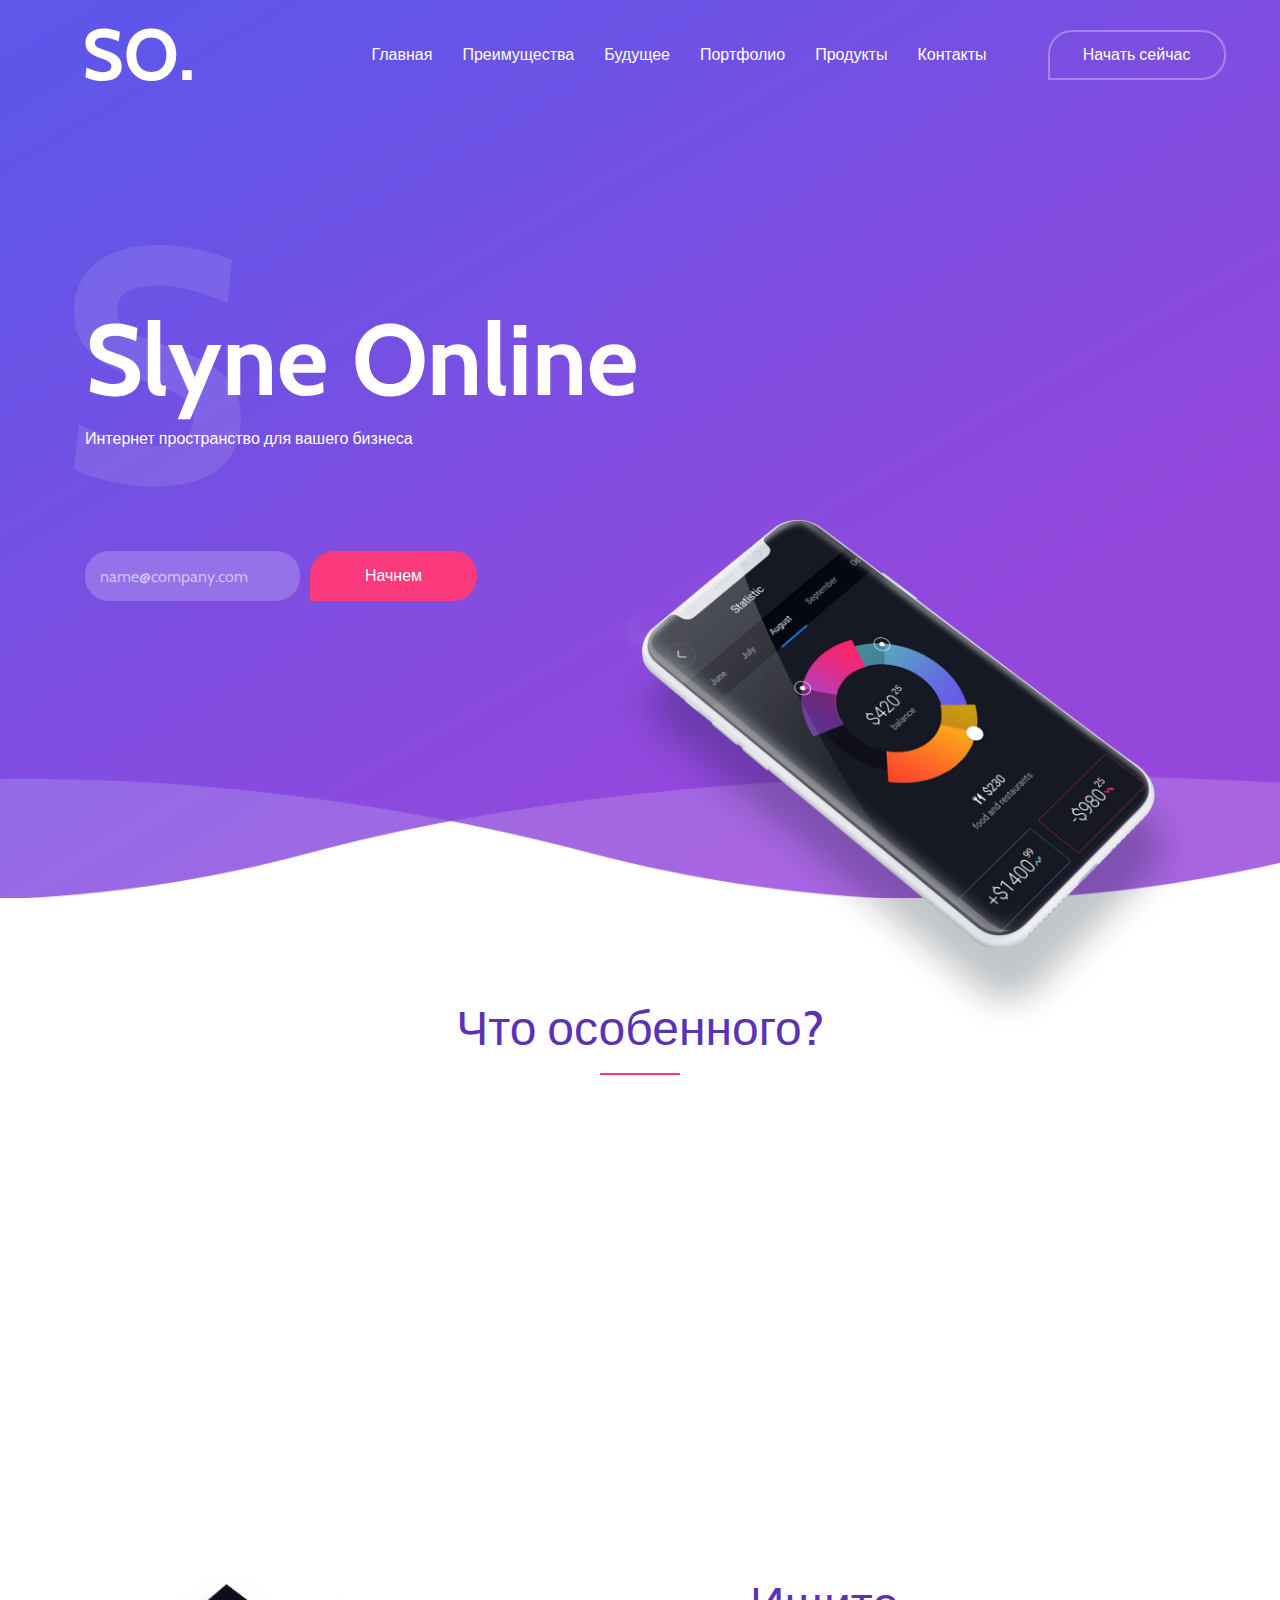
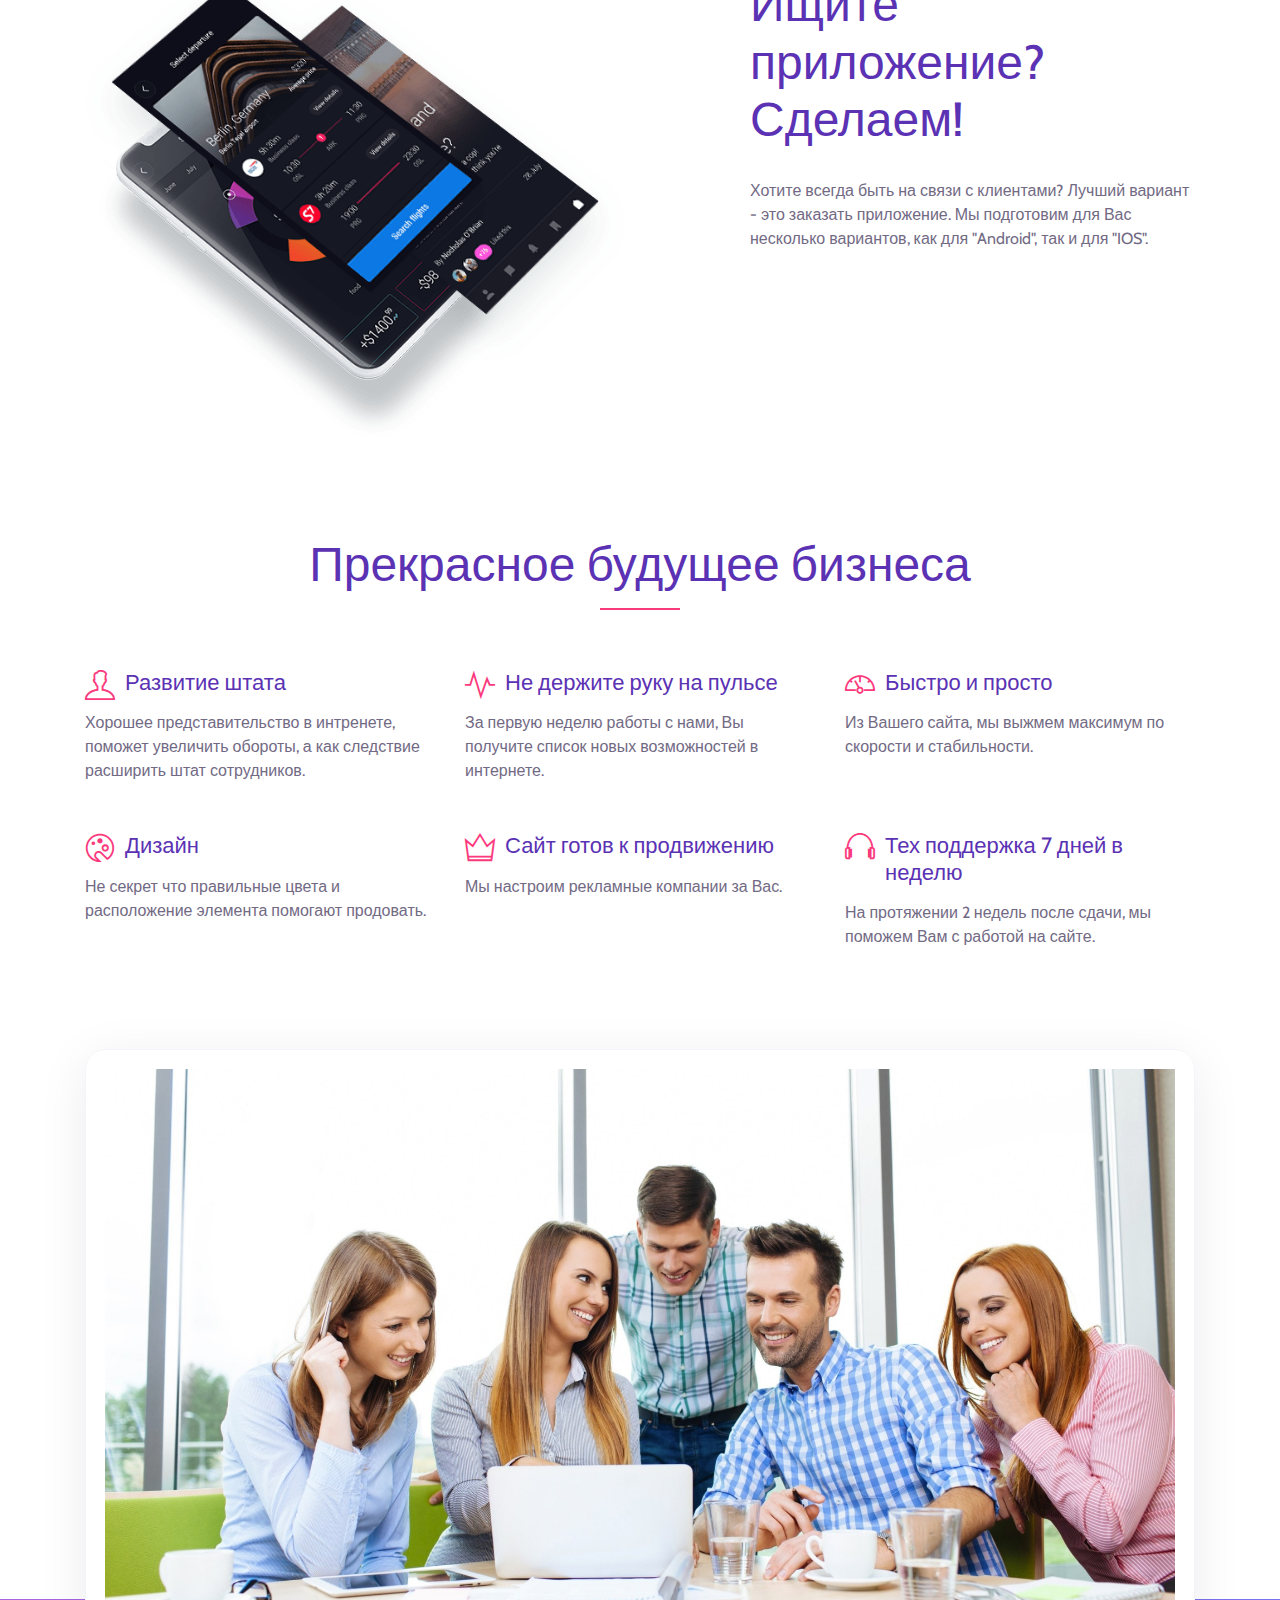
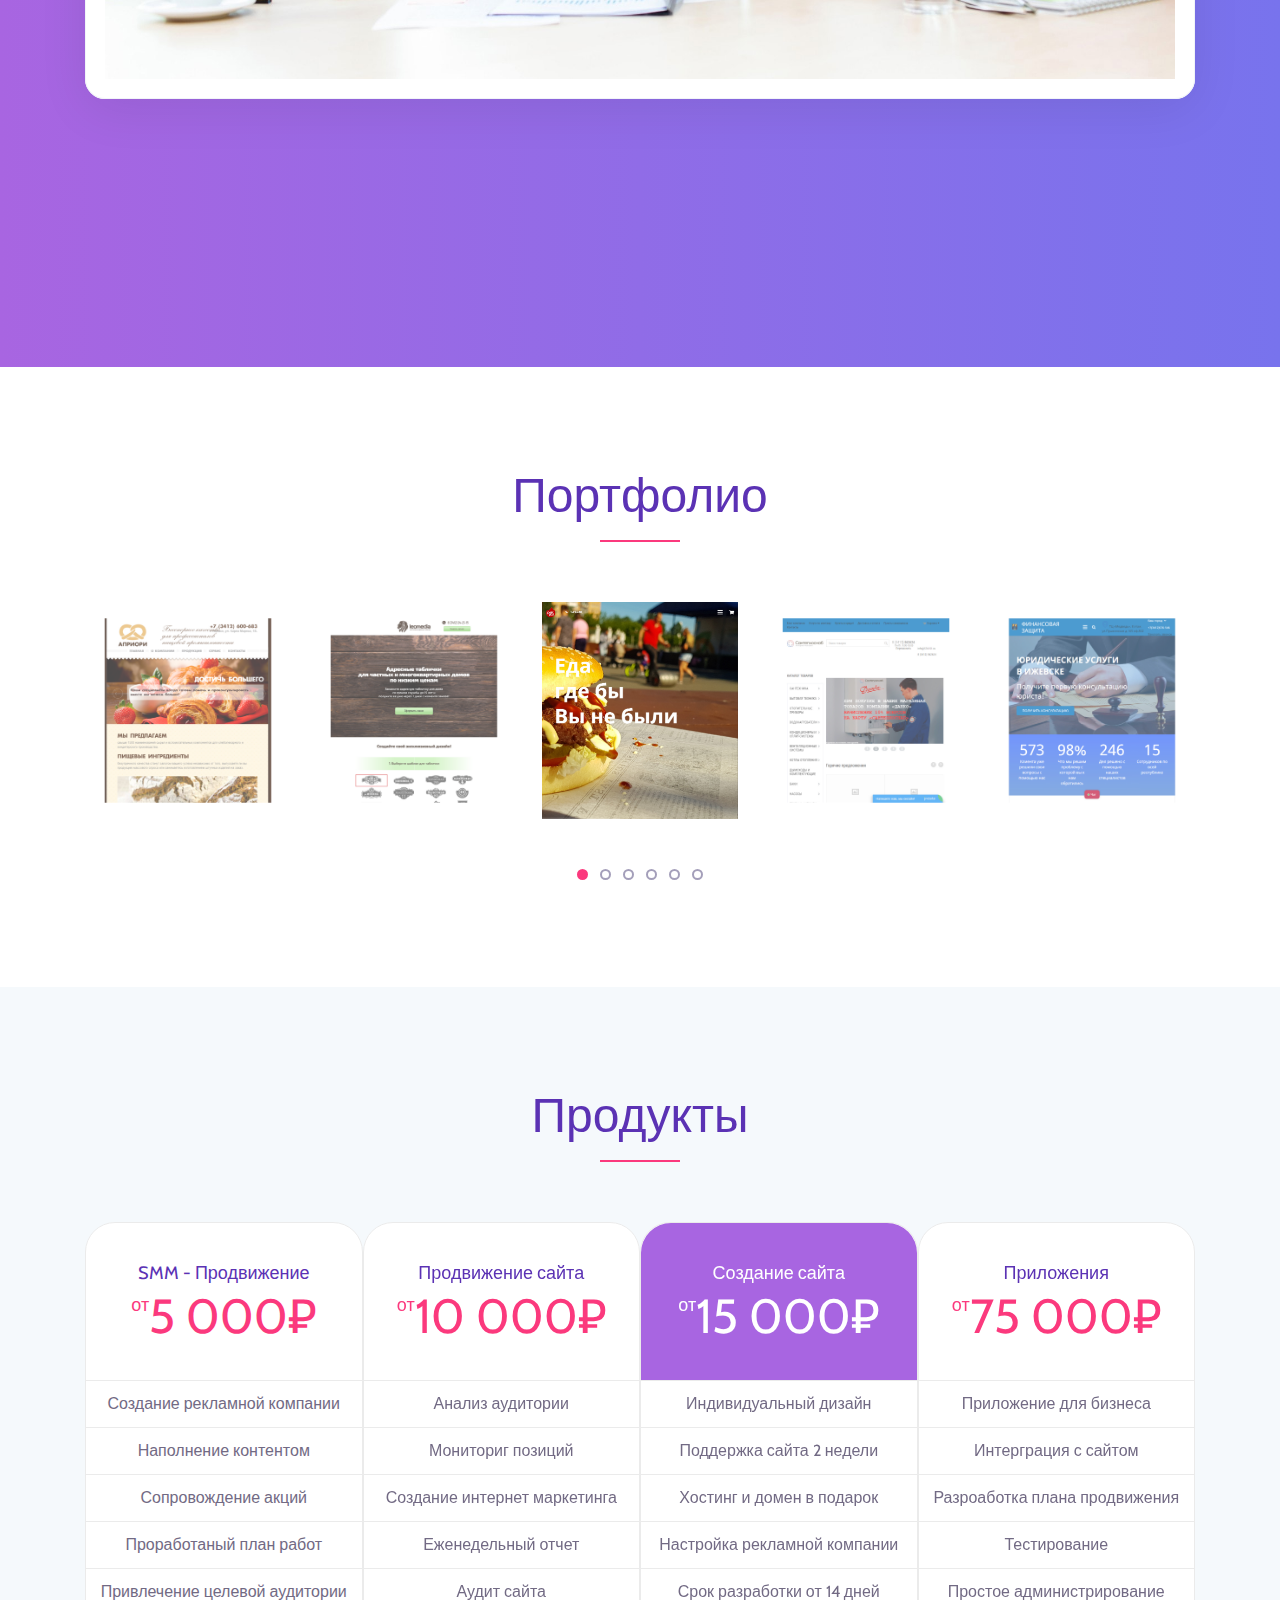
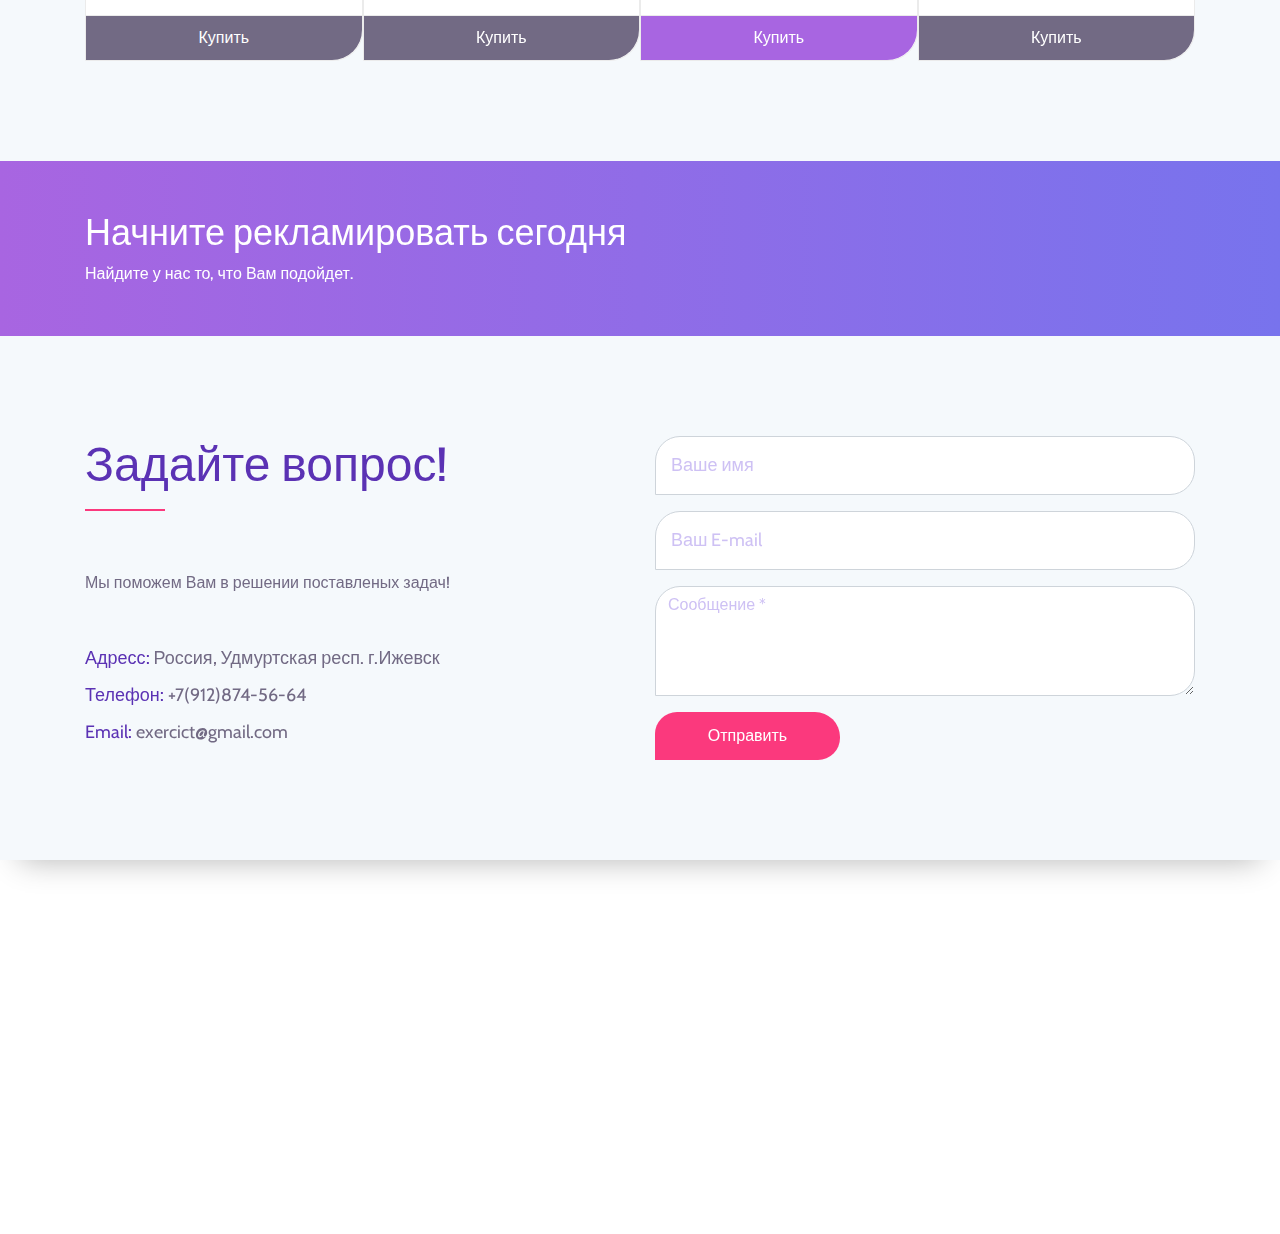
<file: index.html>
<!DOCTYPE html>
<html lang="ru">

<head>
    <meta charset="UTF-8">
    <meta name="description" content="">
    <meta http-equiv="X-UA-Compatible" content="IE=edge">
    <meta name="viewport" content="width=device-width, initial-scale=1, shrink-to-fit=no">
    <!-- The above 4 meta tags *must* come first in the head; any other head content must come *after* these tags -->

    <!-- Title -->
    <title>Slyne Online | Интернет пространство для вашего бизнеса</title>

    <!-- Favicon -->
    <link rel="icon" href="img/core-img/Favicon.png">

    <!-- Core Stylesheet -->
    <link href="style.css" rel="stylesheet">

    <!-- Responsive CSS -->
    <link href="css/responsive.css" rel="stylesheet">

	<meta name="yandex-verification" content="e93da565cad40180" />
	<meta name="google-site-verification" content="DnQx5RnAsykM_A4Rg9XBN5wjAxb4TQyfzyOWxO9m57E" />

<!-- Google Tag Manager -->
<script>(function(w,d,s,l,i){w[l]=w[l]||[];w[l].push({'gtm.start':
new Date().getTime(),event:'gtm.js'});var f=d.getElementsByTagName(s)[0],
j=d.createElement(s),dl=l!='dataLayer'?'&l='+l:'';j.async=true;j.src=
'https://www.googletagmanager.com/gtm.js?id='+i+dl;f.parentNode.insertBefore(j,f);
})(window,document,'script','dataLayer','GTM-TQGJB34');</script>
<!-- End Google Tag Manager -->

<!-- Global site tag (gtag.js) - Google Analytics -->
<script async src="https://www.googletagmanager.com/gtag/js?id=UA-89403860-7"></script>
<script>
  window.dataLayer = window.dataLayer || [];
  function gtag(){dataLayer.push(arguments);}
  gtag('js', new Date());

  gtag('config', 'UA-89403860-7');
</script>
<!-- Matomo -->
<script type="text/javascript">
  var _paq = window._paq || [];
  /* tracker methods like "setCustomDimension" should be called before "trackPageView" */
  _paq.push(['trackPageView']);
  _paq.push(['enableLinkTracking']);
  (function() {
    var u="//matomo.slyne.online/";
    _paq.push(['setTrackerUrl', u+'matomo.php']);
    _paq.push(['setSiteId', '1']);
    var d=document, g=d.createElement('script'), s=d.getElementsByTagName('script')[0];
    g.type='text/javascript'; g.async=true; g.defer=true; g.src=u+'matomo.js'; s.parentNode.insertBefore(g,s);
  })();
</script>
<!-- End Matomo Code -->

</head>

<body>
    <script>
    <?if ($USER->IsAuthorized()) //Проверяем авторизован ли пользователь.
setcookie('UserID', $USER->GetID(), time()+63113852,'/'); //Устанавливаем куку UserID содержащую ID пользователя в Битриксе, сроком на два года и для всех страниц сайта.
?>
    </script>
    <!-- Google Tag Manager (noscript) -->
<noscript><iframe src="https://www.googletagmanager.com/ns.html?id=GTM-TQGJB34"
height="0" width="0" style="display:none;visibility:hidden"></iframe></noscript>
<!-- End Google Tag Manager (noscript) -->
<!-- Yandex.Metrika counter -->
<script type="text/javascript" >
    (function (d, w, c) {
        (w[c] = w[c] || []).push(function() {
            try {
                w.yaCounter50843215 = new Ya.Metrika2({
                    id:50843215,
                    clickmap:true,
                    trackLinks:true,
                    accurateTrackBounce:true,
                    webvisor:true
                });
            } catch(e) { }
        });

        var n = d.getElementsByTagName("script")[0],
            s = d.createElement("script"),
            f = function () { n.parentNode.insertBefore(s, n); };
        s.type = "text/javascript";
        s.async = true;
        s.src = "https://mc.yandex.ru/metrika/tag.js";

        if (w.opera == "[object Opera]") {
            d.addEventListener("DOMContentLoaded", f, false);
        } else { f(); }
    })(document, window, "yandex_metrika_callbacks2");
</script>
<noscript><div><img src="https://mc.yandex.ru/watch/50843215" style="position:absolute; left:-9999px;" alt="" /></div></noscript>
<!-- /Yandex.Metrika counter -->
    <!-- Preloader Start -->
    <div id="preloader">
        <div class="colorlib-load"></div>
    </div>

    <!-- ***** Header Area Start ***** -->
    <header class="header_area animated">
        <div class="container-fluid">
            <div class="row align-items-center">
                <!-- Menu Area Start -->
                <div class="col-12 col-lg-10">
                    <div class="menu_area">
                        <nav class="navbar navbar-expand-lg navbar-light">
                            <!-- Logo -->
                            <a class="navbar-brand" href="#">SO.</a>
                            <button class="navbar-toggler" type="button" data-toggle="collapse" data-target="#ca-navbar" aria-controls="ca-navbar" aria-expanded="false" aria-label="Toggle navigation"><span class="navbar-toggler-icon"></span></button>
                            <!-- Menu Area -->
                            <div class="collapse navbar-collapse" id="ca-navbar">
                                <ul class="navbar-nav ml-auto" id="nav">
                                    <li class="nav-item active"><a class="nav-link" href="#home">Главная</a></li>
                                    <li class="nav-item"><a class="nav-link" href="#about">Преимущества</a></li>
                                    <li class="nav-item"><a class="nav-link" href="#features">Будущее</a></li>
                                    <li class="nav-item"><a class="nav-link" href="#screenshot">Портфолио</a></li>
                                    <li class="nav-item"><a class="nav-link" href="#pricing">Продукты</a></li>
                                    <!--<li class="nav-item"><a class="nav-link" href="#testimonials">Testimonials</a></li>
                                    <li class="nav-item"><a class="nav-link" href="#team">Team</a></li>-->
                                    <li class="nav-item"><a class="nav-link" href="#contact">Контакты</a></li>
                                </ul>
                                <div class="sing-up-button d-lg-none">
                                    <a href="#" data-toggle="modal" data-target="#start">Начать сейчас</a>
                                </div>
                            </div>
                        </nav>
                    </div>
                </div>
                <!-- Signup btn -->
                <div class="col-12 col-lg-2">
                    <div class="sing-up-button d-none d-lg-block" data-toggle="modal" data-target="#start">
                        <a href="#">Начать сейчас</a>
                    </div>
                </div>
            </div>
        </div>
    </header>
    <!-- ***** Header Area End ***** -->

    <!-- ***** Wellcome Area Start ***** -->
    <section class="wellcome_area clearfix" id="home">
        <div class="container h-100">
            <div class="row h-100 align-items-center">
                <div class="col-12 col-md">
                    <div class="wellcome-heading">
                        <h2>Slyne Online</h2>
                        <h3>S</h3>
                        <p>Интернет пространство для вашего бизнеса</p>
                    </div>
                    <div class="get-start-area">
                        <!-- Form Start -->
                        <form action="send.php" method="post" class="form-inline">
                            <input type="email" name="email" class="form-control email" placeholder="name@company.com">
                            <input type="submit" class="submit" value="Начнем">
                        </form>
                        <!-- Form End -->
                    </div>
                </div>
            </div>
        </div>
        <!-- Welcome thumb -->
        <div class="welcome-thumb wow fadeInDown" data-wow-delay="0.5s">
            <img src="img/bg-img/welcome-img.png" alt="">
        </div>
    </section>
    <!-- ***** Wellcome Area End ***** -->

    <!-- ***** Special Area Start ***** -->
    <section class="special-area bg-white section_padding_100" id="about">
        <div class="container">
            <div class="row">
                <div class="col-12">
                    <!-- Section Heading Area -->
                    <div class="section-heading text-center">
                        <h2>Что особенного?</h2>
                        <div class="line-shape"></div>
                    </div>
                </div>
            </div>

            <div class="row">
                <!-- Single Special Area -->
                <div class="col-12 col-md-4">
                    <div class="single-special text-center wow fadeInUp" data-wow-delay="0.2s">
                        <div class="single-icon">
                            <i class="ti-mobile" aria-hidden="true"></i>
                        </div>
                        <h4>Простой в использовании</h4>
                        <p>Мы делаем сайты по умолчанию адаптивны под все устроиства</p>
                    </div>
                </div>
                <!-- Single Special Area -->
                <div class="col-12 col-md-4">
                    <div class="single-special text-center wow fadeInUp" data-wow-delay="0.4s">
                        <div class="single-icon">
                            <i class="ti-ruler-pencil" aria-hidden="true"></i>
                        </div>
                        <h4>Отзывчивый дизайн</h4>
                        <p>Создание макета, проходит после иследования целевой аудитории</p>
                    </div>
                </div>
                <!-- Single Special Area -->
                <div class="col-12 col-md-4">
                    <div class="single-special text-center wow fadeInUp" data-wow-delay="0.6s">
                        <div class="single-icon">
                            <i class="ti-settings" aria-hidden="true"></i>
                        </div>
                        <h4>Программирование</h4>
                        <p>Вам не придется задумываться как управлять сайтом, мы уже подготовили инструкции</p>
                    </div>
                </div>
            </div>
        </div>
        <!-- Special Description Area -->
        <div class="special_description_area mt-150">
            <div class="container">
                <div class="row">
                    <div class="col-lg-6">
                        <div class="special_description_img">
                            <img src="img/bg-img/special.png" alt="">
                        </div>
                    </div>
                    <div class="col-lg-6 col-xl-5 ml-xl-auto">
                        <div class="special_description_content">
                            <h2>Ищите приложение? Сделаем!</h2>
                            <p>Хотите всегда быть на связи с клиентами? Лучший вариант - это заказать приложение. Мы подготовим для Вас несколько вариантов, как для "Android", так и для "IOS".</p>
                            <div class="app-download-area">
                                <div class="app-download-btn wow fadeInUp" data-wow-delay="0.2s">
                                    <!-- Google Store Btn -->
                                    <a href="#">
                                        <i class="fa fa-android"></i>
                                        <p class="mb-0"><span>available on</span> Google Store</p>
                                    </a>
                                </div>
                                <div class="app-download-btn wow fadeInDown" data-wow-delay="0.4s">
                                    <!-- Apple Store Btn -->
                                    <a href="#">
                                        <i class="fa fa-apple"></i>
                                        <p class="mb-0"><span>available on</span> Apple Store</p>
                                    </a>
                                </div>
                            </div>
                        </div>
                    </div>
                </div>
            </div>
        </div>
    </section>
    <!-- ***** Special Area End ***** -->

    <!-- ***** Awesome Features Start ***** -->
    <section class="awesome-feature-area bg-white section_padding_0_50 clearfix" id="features">
        <div class="container">
            <div class="row">
                <div class="col-12">
                    <!-- Heading Text -->
                    <div class="section-heading text-center">
                        <h2>Прекрасное будущее бизнеса</h2>
                        <div class="line-shape"></div>
                    </div>
                </div>
            </div>

            <div class="row">
                <!-- Single Feature Start -->
                <div class="col-12 col-sm-6 col-lg-4">
                    <div class="single-feature">
                        <i class="ti-user" aria-hidden="true"></i>
                        <h5>Развитие штата</h5>
                        <p>Хорошее представительство в интренете, поможет увеличить обороты, а как следствие расширить штат сотрудников.</p>
                    </div>
                </div>
                <!-- Single Feature Start -->
                <div class="col-12 col-sm-6 col-lg-4">
                    <div class="single-feature">
                        <i class="ti-pulse" aria-hidden="true"></i>
                        <h5>Не держите руку на пульсе</h5>
                        <p>За первую неделю работы с нами, Вы получите список новых возможностей в интернете.</p>
                    </div>
                </div>
                <!-- Single Feature Start -->
                <div class="col-12 col-sm-6 col-lg-4">
                    <div class="single-feature">
                        <i class="ti-dashboard" aria-hidden="true"></i>
                        <h5>Быстро и просто</h5>
                        <p>Из Вашего сайта, мы выжмем максимум по скорости и стабильности.</p>
                    </div>
                </div>
                <!-- Single Feature Start -->
                <div class="col-12 col-sm-6 col-lg-4">
                    <div class="single-feature">
                        <i class="ti-palette" aria-hidden="true"></i>
                        <h5>Дизайн</h5>
                        <p>Не секрет что правильные цвета и расположение элемента помогают продовать.</p>
                    </div>
                </div>
                <!-- Single Feature Start -->
                <div class="col-12 col-sm-6 col-lg-4">
                    <div class="single-feature">
                        <i class="ti-crown" aria-hidden="true"></i>
                        <h5>Сайт готов к продвижению</h5>
                        <p>Мы настроим рекламные компании за Вас.</p>
                    </div>
                </div>
                <!-- Single Feature Start -->
                <div class="col-12 col-sm-6 col-lg-4">
                    <div class="single-feature">
                        <i class="ti-headphone" aria-hidden="true"></i>
                        <h5>Тех поддержка 7 дней в неделю</h5>
                        <p>На протяжении 2 недель после сдачи, мы поможем Вам с работой на сайте.</p>
                    </div>
                </div>
            </div>

        </div>
    </section>
    <!-- ***** Awesome Features End ***** -->

    <!-- ***** Video Area Start ***** -->
    <div class="video-section">
        <div class="container">
            <div class="row">
                <div class="col-12">
                    <!-- Video Area Start -->
                    <div class="video-area" style="background-image: url(img/bg-img/video.jpg);">
                        <!--<div class="video-play-btn">
                            <a href="https://www.youtube.com/watch?v=f5BBJ4ySgpo" class="video_btn"><i class="fa fa-play" aria-hidden="true"></i></a>
                        </div>-->
                    </div>
                </div>
            </div>
        </div>
    </div>
    <!-- ***** Video Area End ***** -->

    <!-- ***** Cool Facts Area Start ***** -->
    <section class="cool_facts_area clearfix">
        <div class="container">
            <div class="row">
                <!-- Single Cool Fact-->
                <div class="col-12 col-md-3 col-lg-3">
                    <div class="single-cool-fact d-flex justify-content-center wow fadeInUp" data-wow-delay="0.2s">
                        <div class="counter-area">
                            <h3><span class="counter">20</span></h3>
                        </div>
                        <div class="cool-facts-content">
                            <i class="ion-arrow-down-a"></i>
                            <p>сайтов <br> НАПИСАНО</p>
                        </div>
                    </div>
                </div>
                <!-- Single Cool Fact-->
                <div class="col-12 col-md-3 col-lg-3">
                    <div class="single-cool-fact d-flex justify-content-center wow fadeInUp" data-wow-delay="0.4s">
                        <div class="counter-area">
                            <h3><span class="counter">50</span></h3>
                        </div>
                        <div class="cool-facts-content">
                            <i class="ion-happy-outline"></i>
                            <p>счасливых <br> КЛИЕНТОВ</p>
                        </div>
                    </div>
                </div>
                <!-- Single Cool Fact-->
                <div class="col-12 col-md-3 col-lg-3">
                    <div class="single-cool-fact d-flex justify-content-center wow fadeInUp" data-wow-delay="0.6s">
                        <div class="counter-area">
                            <h3><span class="counter">10</span></h3>
                        </div>
                        <div class="cool-facts-content">
                            <i class="ion-person"></i>
                            <p>постоянных <br>ЗАЯВОК</p>
                        </div>
                    </div>
                </div>
                <!-- Single Cool Fact-->
                <div class="col-12 col-md-3 col-lg-3">
                    <div class="single-cool-fact d-flex justify-content-center wow fadeInUp" data-wow-delay="0.8s">
                        <div class="counter-area">
                            <h3><span class="counter">10</span></h3>
                        </div>
                        <div class="cool-facts-content">
                            <i class="ion-ios-star-outline"></i>
                            <p>городов <br>ПАРТНЕРОВ</p>
                        </div>
                    </div>
                </div>
            </div>
        </div>
    </section>
    <!-- ***** Cool Facts Area End ***** -->

    <!-- ***** App Screenshots Area Start ***** -->
    <section class="app-screenshots-area bg-white section_padding_0_100 clearfix" id="screenshot">
        <div class="container">
            <div class="row">
                <div class="col-12 text-center">
                    <!-- Heading Text  -->
                    <div class="section-heading">
                        <h2>Портфолио</h2>
                        <div class="line-shape"></div>
                    </div>
                </div>
            </div>
        </div>
        <div class="container-fluid">
            <div class="row">
                <div class="col-12">
                    <!-- App Screenshots Slides  -->
                    <div class="app_screenshots_slides owl-carousel">
                        <div class="single-shot">
                            <img src="img/scr-img/GrillME!.jpg" alt="">
                        </div>
                        <div class="single-shot">
                            <img src="img/scr-img/Santeplo.jpg" alt="">
                        </div>
                        <div class="single-shot">
                            <img src="img/scr-img/ooofz.jpg" alt="">
                        </div>
                        <div class="single-shot">
                            <img src="img/scr-img/Leomedia.jpg" alt="">
                        </div>
                        <div class="single-shot">
                            <img src="img/scr-img/apriori.jpg" alt="">
                        </div>
                        <div class="single-shot">
                            <img src="img/scr-img/tabl.jpg" alt="">
                        </div>
                    </div>
                </div>
            </div>
        </div>
    </section>
    <!-- ***** App Screenshots Area End *****====== -->

    <!-- ***** Pricing Plane Area Start *****==== -->
    <section class="pricing-plane-area section_padding_100_70 clearfix" id="pricing">
        <div class="container">
            <div class="row">
                <div class="col-12">
                    <!-- Heading Text  -->
                    <div class="section-heading text-center">
                        <h2>Продукты</h2>
                        <div class="line-shape"></div>
                    </div>
                </div>
            </div>

            <div class="row no-gutters">
                <div class="col-12 col-md-6 col-lg-3">
                    <!-- Package Price  -->
                    <div class="single-price-plan text-center">
                        <!-- Package Text  -->
                        <div class="package-plan">
                            <h5>SMM - Продвижение</h5>
                            <div class="ca-price d-flex justify-content-center">
                                <span>от</span>
                                <h4>5 000₽</h4>
                            </div>
                        </div>
                        <div class="package-description">
                            <p>Создание рекламной компании</p>
                            <p>Наполнение контентом</p>
                            <p>Сопровождение акций</p>
                            <p>Проработаный план работ</p>
                            <p>Привлечение целевой аудитории</p>
                        </div>
                        <!-- Plan Button  -->
                        <div class="plan-button">
                            <a href="#" data-toggle="modal" data-target="#smm">Купить</a>
                        </div>
                    </div>
                </div>
                <div class="col-12 col-md-6 col-lg-3">
                    <!-- Package Price  -->
                    <div class="single-price-plan text-center">
                        <!-- Package Text  -->
                        <div class="package-plan">
                            <h5>Продвижение сайта</h5>
                            <div class="ca-price d-flex justify-content-center">
                                <span>от</span>
                                <h4>10 000₽</h4>
                            </div>
                        </div>
                        <div class="package-description">
                            <p>Анализ аудитории</p>
                            <p>Мониториг позиций</p>
                            <p>Создание интернет маркетинга</p>
                            <p>Еженедельный отчет</p>
                            <p>Аудит сайта</p>
                        </div>
                        <!-- Plan Button  -->
                        <div class="plan-button">
                            <a href="#" data-toggle="modal" data-target="#seo">Купить</a>
                        </div>
                    </div>
                </div>
                <div class="col-12 col-md-6 col-lg-3">
                    <!-- Package Price  -->
                    <div class="single-price-plan active text-center">
                        <!-- Package Text  -->
                        <div class="package-plan">
                            <h5>Создание сайта</h5>
                            <div class="ca-price d-flex justify-content-center">
                                <span>от</span>
                                <h4>15 000₽</h4>
                            </div>
                        </div>
                        <div class="package-description">
                            <p>Индивидуальный дизайн</p>
                            <p>Поддержка сайта 2 недели</p>
                            <p>Хостинг и домен в подарок</p>
                            <p>Настройка рекламной компании</p>
                            <p>Срок разработки от 14 дней</p>
                        </div>
                        <!-- Plan Button  -->
                        <div class="plan-button">
                            <a href="#" data-toggle="modal" data-target="#site">Купить</a>
                        </div>
                    </div>
                </div>
                <div class="col-12 col-md-6 col-lg-3">
                    <!-- Package Price  -->
                    <div class="single-price-plan text-center">
                        <!-- Package Text  -->
                        <div class="package-plan">
                            <h5>Приложения</h5>
                            <div class="ca-price d-flex justify-content-center">
                                <span>от</span>
                                <h4>75 000₽</h4>
                            </div>
                        </div>
                        <div class="package-description">
                            <p>Приложение для бизнеса</p>
                            <p>Интерграция с сайтом</p>
                            <p>Разроаботка плана продвижения</p>
                            <p>Тестирование</p>
                            <p>Простое администрирование</p>
                        </div>
                        <!-- Plan Button  -->
                        <div class="plan-button">
                            <a href="#" data-toggle="modal" data-target="#app">Купить</a>
                        </div>
                    </div>
                </div>
            </div>
        </div>
    </section>
    <!-- ***** Pricing Plane Area End ***** -->

    <!-- ***** Client Feedback Area Start ***** -->
    <!--<section class="clients-feedback-area bg-white section_padding_100 clearfix" id="testimonials">
        <div class="container">
            <div class="row justify-content-center">
                <div class="col-12 col-md-10">
                    <div class="slider slider-for">
                        <!-- Client Feedback Text  -->
                        <!--<div class="client-feedback-text text-center">
                            <div class="client">
                                <i class="fa fa-quote-left" aria-hidden="true"></i>
                            </div>
                            <div class="client-description text-center">
                                <p>“ I have been using it for a number of years. I use Colorlib for usability testing. It's great for taking images and making clickable image prototypes that do the job and save me the coding time and just the general hassle of hosting. ”</p>
                            </div>
                            <div class="star-icon text-center">
                                <i class="ion-ios-star"></i>
                                <i class="ion-ios-star"></i>
                                <i class="ion-ios-star"></i>
                                <i class="ion-ios-star"></i>
                                <i class="ion-ios-star"></i>
                            </div>
                            <div class="client-name text-center">
                                <h5>Aigars Silkalns</h5>
                                <p>Ceo Colorlib</p>
                            </div>
                        </div>
                        <!-- Client Feedback Text  -->
                        <!--<div class="client-feedback-text text-center">
                            <div class="client">
                                <i class="fa fa-quote-left" aria-hidden="true"></i>
                            </div>
                            <div class="client-description text-center">
                                <p>“ I use Colorlib for usability testing. It's great for taking images and making clickable image prototypes that do the job and save me the coding time and just the general hassle of hosting. ”</p>
                            </div>
                            <div class="star-icon text-center">
                                <i class="ion-ios-star"></i>
                                <i class="ion-ios-star"></i>
                                <i class="ion-ios-star"></i>
                                <i class="ion-ios-star"></i>
                                <i class="ion-ios-star"></i>
                            </div>
                            <div class="client-name text-center">
                                <h5>Jennifer</h5>
                                <p>Developer</p>
                            </div>
                        </div>
                        <!-- Client Feedback Text  -->
                        <!--<div class="client-feedback-text text-center">
                            <div class="client">
                                <i class="fa fa-quote-left" aria-hidden="true"></i>
                            </div>
                            <div class="client-description text-center">
                                <p>“ I have been using it for a number of years. I use Colorlib for usability testing. It's great for taking images and making clickable image prototypes that do the job.”</p>
                            </div>
                            <div class="star-icon text-center">
                                <i class="ion-ios-star"></i>
                                <i class="ion-ios-star"></i>
                                <i class="ion-ios-star"></i>
                                <i class="ion-ios-star"></i>
                                <i class="ion-ios-star"></i>
                            </div>
                            <div class="client-name text-center">
                                <h5>Helen</h5>
                                <p>Marketer</p>
                            </div>
                        </div>
                        <!-- Client Feedback Text  -->
                        <!--<div class="client-feedback-text text-center">
                            <div class="client">
                                <i class="fa fa-quote-left" aria-hidden="true"></i>
                            </div>
                            <div class="client-description text-center">
                                <p>“ I have been using it for a number of years. I use Colorlib for usability testing. It's great for taking images and making clickable image prototypes that do the job and save me the coding time and just the general hassle of hosting. ”</p>
                            </div>
                            <div class="star-icon text-center">
                                <i class="ion-ios-star"></i>
                                <i class="ion-ios-star"></i>
                                <i class="ion-ios-star"></i>
                                <i class="ion-ios-star"></i>
                                <i class="ion-ios-star"></i>
                            </div>
                            <div class="client-name text-center">
                                <h5>Henry smith</h5>
                                <p>Developer</p>
                            </div>
                        </div>
                    </div>
                </div>
                <!-- Client Thumbnail Area -->
                <!--<div class="col-12 col-md-6 col-lg-5">
                    <div class="slider slider-nav">
                        <div class="client-thumbnail">
                            <img src="img/bg-img/client-3.jpg" alt="">
                        </div>
                        <div class="client-thumbnail">
                            <img src="img/bg-img/client-2.jpg" alt="">
                        </div>
                        <div class="client-thumbnail">
                            <img src="img/bg-img/client-1.jpg" alt="">
                        </div>
                        <div class="client-thumbnail">
                            <img src="img/bg-img/client-2.jpg" alt="">
                        </div>
                    </div>
                </div>
            </div>
        </div>
    </section>-->
    <!-- ***** Client Feedback Area End ***** -->

    <!-- ***** CTA Area Start ***** -->
    <section class="our-monthly-membership section_padding_50 clearfix">
        <div class="container">
            <div class="row align-items-center">
                <div class="col-md-8">
                    <div class="membership-description">
                        <h2>Начните рекламировать сегодня</h2>
                        <p>Найдите у нас то, что Вам подойдет.</p>
                    </div>
                </div>
                <div class="col-md-4">
                    <div class="get-started-button wow bounceInDown" data-wow-delay="0.5s">
                        <a href="#" data-toggle="modal" data-target="#start">Начать</a>
                    </div>
                </div>
            </div>
        </div>
    </section>
    <!-- ***** CTA Area End ***** -->

    <!-- ***** Our Team Area Start ***** -->
    <!--<section class="our-Team-area bg-white section_padding_100_50 clearfix" id="team">
        <div class="container">
            <div class="row">
                <div class="col-12 text-center">
                    <!-- Heading Text  -->
                    <!--<div class="section-heading">
                        <h2>Our Team</h2>
                        <div class="line-shape"></div>
                    </div>
                </div>
            </div>
            <div class="row">
                <div class="col-12 col-md-6 col-lg-3">
                    <div class="single-team-member">
                        <div class="member-image">
                            <img src="img/team-img/team-1.jpg" alt="">
                            <div class="team-hover-effects">
                                <div class="team-social-icon">
                                    <a href="#"><i class="fa fa-facebook" aria-hidden="true"></i></a>
                                    <a href="#"><i class="fa fa-twitter" aria-hidden="true"></i></a>
                                    <a href="#"><i class="fa fa-google-plus" aria-hidden="true"></i></a>
                                    <a href="#"> <i class="fa fa-instagram" aria-hidden="true"></i></a>
                                </div>
                            </div>
                        </div>
                        <div class="member-text">
                            <h4>Jackson Nash</h4>
                            <p>Tax Advice</p>
                        </div>
                    </div>
                </div>
                <div class="col-12 col-md-6 col-lg-3">
                    <div class="single-team-member">
                        <div class="member-image">
                            <img src="img/team-img/team-2.jpg" alt="">
                            <div class="team-hover-effects">
                                <div class="team-social-icon">
                                    <a href="#"><i class="fa fa-facebook" aria-hidden="true"></i></a>
                                    <a href="#"><i class="fa fa-twitter" aria-hidden="true"></i></a>
                                    <a href="#"><i class="fa fa-google-plus" aria-hidden="true"></i></a>
                                    <a href="#"> <i class="fa fa-instagram" aria-hidden="true"></i></a>
                                </div>
                            </div>
                        </div>
                        <div class="member-text">
                            <h4>Alex Manning</h4>
                            <p>CEO-Founder</p>
                        </div>
                    </div>
                </div>
                <div class="col-12 col-md-6 col-lg-3">
                    <div class="single-team-member">
                        <div class="member-image">
                            <img src="img/team-img/team-3.jpg" alt="">
                            <div class="team-hover-effects">
                                <div class="team-social-icon">
                                    <a href="#"><i class="fa fa-facebook" aria-hidden="true"></i></a>
                                    <a href="#"><i class="fa fa-twitter" aria-hidden="true"></i></a>
                                    <a href="#"><i class="fa fa-google-plus" aria-hidden="true"></i></a>
                                    <a href="#"> <i class="fa fa-instagram" aria-hidden="true"></i></a>
                                </div>
                            </div>
                        </div>
                        <div class="member-text">
                            <h4>Ollie Schneider</h4>
                            <p>Business Planner</p>
                        </div>
                    </div>
                </div>
                <div class="col-12 col-md-6 col-lg-3">
                    <div class="single-team-member">
                        <div class="member-image">
                            <img src="img/team-img/team-4.jpg" alt="">
                            <div class="team-hover-effects">
                                <div class="team-social-icon">
                                    <a href="#"><i class="fa fa-facebook" aria-hidden="true"></i></a>
                                    <a href="#"><i class="fa fa-twitter" aria-hidden="true"></i></a>
                                    <a href="#"><i class="fa fa-google-plus" aria-hidden="true"></i></a>
                                    <a href="#"> <i class="fa fa-instagram" aria-hidden="true"></i></a>
                                </div>
                            </div>
                        </div>
                        <div class="member-text">
                            <h4>Roger West</h4>
                            <p>Financer</p>
                        </div>
                    </div>
                </div>
            </div>
        </div>
    </section>
    <!-- ***** Our Team Area End ***** -->

    <!-- ***** Contact Us Area Start ***** -->
    <section class="footer-contact-area section_padding_100 clearfix" id="contact">
        <div class="container">
            <div class="row">
                <div class="col-md-6">
                    <!-- Heading Text  -->
                    <div class="section-heading">
                        <h2>Задайте вопрос!</h2>
                        <div class="line-shape"></div>
                    </div>
                    <div class="footer-text">
                        <p>Мы поможем Вам в решении поставленых задач!</p>
                    </div>
                    <div class="address-text">
                        <p><span>Адресс:</span> Россия, Удмуртская респ. г.Ижевск</p>
                    </div>
                    <div class="phone-text">
                        <p><span>Телефон:</span> +7(912)874-56-64</p>
                    </div>
                    <div class="email-text">
                        <p><span>Email:</span> exercict@gmail.com</p>
                    </div>
                </div>
                <div class="col-md-6">
                    <!-- Form Start-->
                    <div class="contact_from">
                        <form action="send.php" method="post">
                            <!-- Message Input Area Start -->
                            <div class="contact_input_area">
                                <div class="row">
                                    <!-- Single Input Area Start -->
                                    <div class="col-md-12">
                                        <div class="form-group">
                                            <input type="text" class="form-control" name="name" id="name" placeholder="Ваше имя" required>
                                        </div>
                                    </div>
                                    <!-- Single Input Area Start -->
                                    <div class="col-md-12">
                                        <div class="form-group">
                                            <input type="email" class="form-control" name="email" id="email" placeholder="Ваш E-mail" required>
                                        </div>
                                    </div>
                                    <!-- Single Input Area Start -->
                                    <div class="col-12">
                                        <div class="form-group">
                                            <textarea name="message" class="form-control" id="message" cols="30" rows="4" placeholder="Сообщение *" required></textarea>
                                        </div>
                                    </div>
                                    <!-- Single Input Area Start -->
                                    <div class="col-12">
                                        <button type="submit" class="btn submit-btn">Отправить</button>
                                    </div>
                                </div>
                            </div>
                            <!-- Message Input Area End -->
                        </form>
                    </div>
                </div>
            </div>
        </div>
    </section>
    <!-- ***** Contact Us Area End ***** -->

    <!-- ***** Footer Area Start ***** -->
    <footer class="footer-social-icon text-center section_padding_70 clearfix">
        <!-- footer logo -->
        <div class="footer-text">
            <h2>SO.</h2>
        </div>
        <!-- social icon-->
        <div class="footer-social-icon">
            <a href="https://vk.com/hajbullin"><i class="active fa fa-vk" aria-hidden="true"></i></a>
            <!--<a href="#"><i class="fa fa-twitter" aria-hidden="true"></i></a>-->
            <a href="https://www.instagram.com/exovirus.ru"><i class="fa fa-instagram" aria-hidden="true"></i></a>
            <!--<a href="#"><i class="fa fa-google-plus" aria-hidden="true"></i></a>-->
        </div>
        <div class="footer-menu">
            <nav>
                <ul>
                    <!--<li><a href="#">About</a></li>-->
                    <li><a href="tel:+79128745664">+7(912)874-56-64</a></li>
                    <li><a href="mailto:exercict@gmail.com">exercict@gmail.com</a></li>
                    <!--<li><a href="#">Contact</a></li>-->
                </ul>
            </nav>
        </div>
        <!-- Foooter Text-->
        <div class="copyright-text">
            <!-- ***** Removing this text is now allowed! This template is licensed under CC BY 3.0 ***** -->
            <p>Copyright ©2018 SO. <!--Designed by <a href="https://colorlib.com" target="_blank">Colorlib</a>--></p>
        </div>
    </footer>
    <!-- ***** Footer Area Start ***** -->

    <!-- Jquery-2.2.4 JS -->
    <script src="js/jquery-2.2.4.min.js"></script>
    <!-- Popper js -->
    <script src="js/popper.min.js"></script>
    <!-- Bootstrap-4 Beta JS -->
    <script src="js/bootstrap.min.js"></script>
    <!-- All Plugins JS -->
    <script src="js/plugins.js"></script>
    <!-- Slick Slider Js-->
    <script src="js/slick.min.js"></script>
    <!-- Footer Reveal JS -->
    <script src="js/footer-reveal.min.js"></script>
    <!-- Active JS -->
    <script src="js/active.js"></script>
	<div class="modal fade" id="start" tabindex="-1" role="dialog" aria-labelledby="question" aria-hidden="true">
  <div class="modal-dialog" role="document">
    <div class="modal-content">
      <div class="modal-header">
        <h5 class="modal-title" id="question">Задайте вопрос</h5>
        <button type="button" class="close" data-dismiss="modal" aria-label="Close">
          <span aria-hidden="true">&times;</span>
        </button>
      </div>
      <div class="modal-body">
        <form action="send.php" method="post">
                            <!-- Message Input Area Start -->
                            <div class="contact_input_area">
                                <div class="row">
                                    <!-- Single Input Area Start -->
                                    <div class="col-md-12">
                                        <div class="form-group">
                                            <input type="text" class="form-control" name="name" id="yourname" placeholder="Ваше имя" required>
                                        </div>
                                    </div>
                                    <!-- Single Input Area Start -->
                                    <div class="col-md-12">
                                        <div class="form-group">
                                            <input type="phone" class="form-control" name="phone" id="phone" placeholder="Ваш телефон" required>
                                        </div>
                                    </div>
                                    <div class="col-12">
                                        <button type="submit" class="btn submit-btn">Отправить</button>
                                    </div>
                                </div>
                            </div>
                            <!-- Message Input Area End -->
                        </form>
      </div>
    </div>
  </div>
</div>
	<div class="modal fade" id="smm" tabindex="-1" role="dialog" aria-labelledby="exampleModalLabel" aria-hidden="true">
  <div class="modal-dialog" role="document">
    <div class="modal-content">
      <div class="modal-header">
        <h5 class="modal-title" id="SMM">SMM-Продвижение</h5>
        <button type="button" class="close" data-dismiss="modal" aria-label="Close">
          <span aria-hidden="true">&times;</span>
        </button>
      </div>
      <div class="modal-body">
        <form action="smm.php" method="post">
                            <!-- Message Input Area Start -->
                            <div class="contact_input_area">
                                <div class="row">
                                    <!-- Single Input Area Start -->
                                    <div class="col-md-12">
                                        <div class="form-group">
                                            <input type="text" class="form-control" name="name" id="yourname1" placeholder="Ваше имя" required>
                                        </div>
                                    </div>
                                    <!-- Single Input Area Start -->
                                    <div class="col-md-12">
                                        <div class="form-group">
                                            <input type="phone" class="form-control" name="phone" id="phone1" placeholder="Ваш телефон" required>
                                        </div>
                                    </div>
                                    <div class="col-12">
                                        <button type="submit" class="btn submit-btn">Отправить</button>
                                    </div>
                                </div>
                            </div>
                            <!-- Message Input Area End -->
                        </form>
      </div>
    </div>
  </div>
</div>
	<div class="modal fade" id="seo" tabindex="-1" role="dialog" aria-labelledby="exampleModalLabel" aria-hidden="true">
  <div class="modal-dialog" role="document">
    <div class="modal-content">
      <div class="modal-header">
        <h5 class="modal-title" id="SEO">Продвижение сайта</h5>
        <button type="button" class="close" data-dismiss="modal" aria-label="Close">
          <span aria-hidden="true">&times;</span>
        </button>
      </div>
      <div class="modal-body">
        <form action="seo.php" method="post">
                            <!-- Message Input Area Start -->
                            <div class="contact_input_area">
                                <div class="row">
                                    <!-- Single Input Area Start -->
                                    <div class="col-md-12">
                                        <div class="form-group">
                                            <input type="text" class="form-control" name="name" id="yourname2" placeholder="Ваше имя" required>
                                        </div>
                                    </div>
                                    <!-- Single Input Area Start -->
                                    <div class="col-md-12">
                                        <div class="form-group">
                                            <input type="phone" class="form-control" name="phone" id="phone2" placeholder="Ваш телефон" required>
                                        </div>
                                    </div>
                                    <div class="col-12">
                                        <button type="submit" class="btn submit-btn">Отправить</button>
                                    </div>
                                </div>
                            </div>
                            <!-- Message Input Area End -->
                        </form>
      </div>
    </div>
  </div>
</div>
	<div class="modal fade" id="site" tabindex="-1" role="dialog" aria-labelledby="exampleModalLabel" aria-hidden="true">
  <div class="modal-dialog" role="document">
    <div class="modal-content">
      <div class="modal-header">
        <h5 class="modal-title" id="Site">Заказать сайт</h5>
        <button type="button" class="close" data-dismiss="modal" aria-label="Close">
          <span aria-hidden="true">&times;</span>
        </button>
      </div>
      <div class="modal-body">
        <form action="site.php" method="post">
                            <!-- Message Input Area Start -->
                            <div class="contact_input_area">
                                <div class="row">
                                    <!-- Single Input Area Start -->
                                    <div class="col-md-12">
                                        <div class="form-group">
                                            <input type="text" class="form-control" name="name" id="yourname3" placeholder="Ваше имя" required>
                                        </div>
                                    </div>
                                    <!-- Single Input Area Start -->
                                    <div class="col-md-12">
                                        <div class="form-group">
                                            <input type="phone" class="form-control" name="phone" id="phone3" placeholder="Ваш телефон" required>
                                        </div>
                                    </div>
                                    <div class="col-12">
                                        <button type="submit" class="btn submit-btn">Отправить</button>
                                    </div>
                                </div>
                            </div>
                            <!-- Message Input Area End -->
                        </form>
      </div>
    </div>
  </div>
</div>
	<div class="modal fade" id="app" tabindex="-1" role="dialog" aria-labelledby="exampleModalLabel" aria-hidden="true">
  <div class="modal-dialog" role="document">
    <div class="modal-content">
      <div class="modal-header">
        <h5 class="modal-title" id="App">Заказать приложение</h5>
        <button type="button" class="close" data-dismiss="modal" aria-label="Close">
          <span aria-hidden="true">&times;</span>
        </button>
      </div>
      <div class="modal-body">
        <form action="app.php" method="post">
                            <!-- Message Input Area Start -->
                            <div class="contact_input_area">
                                <div class="row">
                                    <!-- Single Input Area Start -->
                                    <div class="col-md-12">
                                        <div class="form-group">
                                            <input type="text" class="form-control" name="name" id="yourname4" placeholder="Ваше имя" required>
                                        </div>
                                    </div>
                                    <!-- Single Input Area Start -->
                                    <div class="col-md-12">
                                        <div class="form-group">
                                            <input type="phone" class="form-control" name="phone" id="phone4" placeholder="Ваш телефон" required>
                                        </div>
                                    </div>
                                    <div class="col-12">
                                        <button type="submit" class="btn submit-btn">Отправить</button>
                                    </div>
                                </div>
                            </div>
                            <!-- Message Input Area End -->
                        </form>
      </div>
    </div>
  </div>
</div>
</body>

</html>
</file>
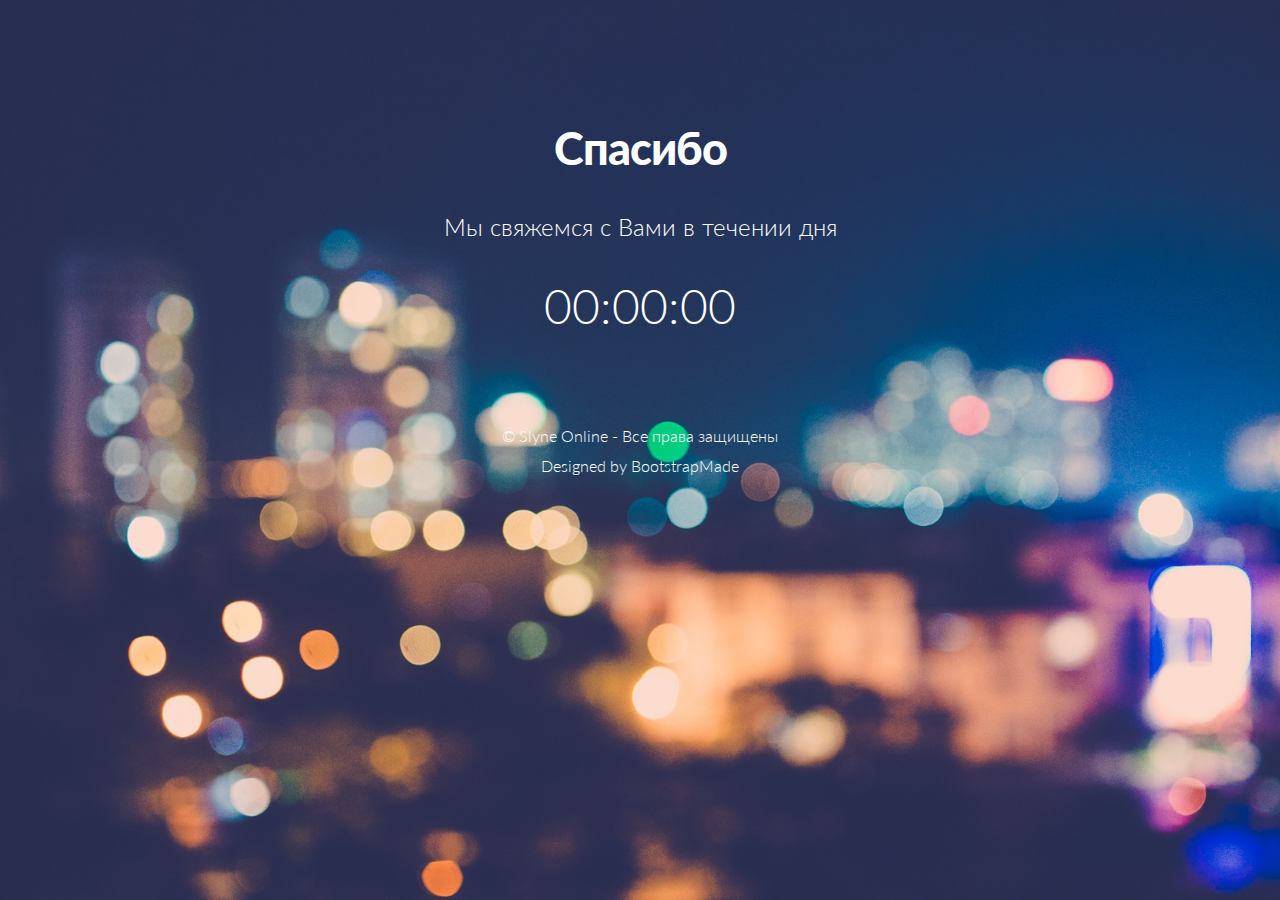
<file: thank-you.html>
<!DOCTYPE html>
<html lang="ru">

<head>
  <meta charset="utf-8">
  <meta http-equiv="X-UA-Compatible" content="IE=edge">
  <meta name="viewport" content="width=device-width, initial-scale=1.0">
  <meta name="description" content="Сайт для вашего бизнеса">
	<link rel="icon" href="img/core-img/Favicon.png">

  <title>Спасибо за обращение</title>

  <!-- Bootstrap -->
  <link href="assets/css/bootstrap.css" rel="stylesheet">
  <link href="assets/css/bootstrap-theme.css" rel="stylesheet">
  <link href="assets/css/font-awesome.css" rel="stylesheet">

  <!-- siimple style -->
  <link href="assets/css/style.css" rel="stylesheet">

  <!-- =======================================================
    Theme Name: WeBuild
    Theme URL: https://bootstrapmade.com/free-bootstrap-coming-soon-template-countdwon/
    Author: BootstrapMade
    Author URL: https://bootstrapmade.com
  ======================================================= -->
</head>

<body>

  <div id="wrapper">
    <div class="container">
      <div class="row">
        <div class="col-md-12">
          <h1>Спасибо</h1>
          <h2 class="subtitle">Мы свяжемся с Вами в течении дня</h2>
          <div id="countdown"></div>
          <!--<form class="form-inline signup" role="form">
            <div class="form-group">
              <input type="email" class="form-control" id="exampleInputEmail1" placeholder="Enter your email address">
            </div>
            <button type="submit" class="btn btn-theme">Get notified!</button>
          </form>

          <div class="social">
            <a href="#"><i class="fa fa-facebook" aria-hidden="true"></i></a>
            <a href="#"><i class="fa fa-twitter" aria-hidden="true"></i></a>
            <a href="#"><i class="fa fa-google-plus" aria-hidden="true"></i></a>
            <a href="#"><i class="fa fa-linkedin" aria-hidden="true"></i></a>
          </div>
        </div>
      </div>

      <div class="row contctform">
        <div class="col-md-8 col-md-offset-2">
          <h3>Contact Us</h3>
          <div id="sendmessage">Your message has been sent. Thank you!</div>
          <div id="errormessage"></div>
        </div>
        <form action="" method="post" role="form" class="contactForm">
          <div class="col-md-4 col-md-offset-2">
            <div class="form">
              <div class="form-group">
                <input type="text" name="name" class="form-control" id="name" placeholder="Your Name" data-rule="minlen:4" data-msg="Please enter at least 4 chars" />
                <div class="validation"></div>
              </div>
              <div class="form-group">
                <input type="email" class="form-control" name="email" id="email" placeholder="Your Email" data-rule="email" data-msg="Please enter a valid email" />
                <div class="validation"></div>
              </div>
              <div class="form-group">
                <input type="text" class="form-control" name="subject" id="subject" placeholder="Subject" data-rule="minlen:4" data-msg="Please enter at least 8 chars of subject" />
                <div class="validation"></div>
              </div>
            </div>
          </div>
          <div class="col-md-4">
            <div class="form">
              <div class="form-group">
                <textarea class="form-control" name="message" rows="5" data-rule="required" data-msg="Please write something for us" placeholder="Message"></textarea>
                <div class="validation"></div>
              </div>
              <div class="text-center"><button type="submit" class="btn btn-theme">Send Message</button></div>
            </div>
          </div>
        </form>

      </div>-->

      <div class="row">
        <div class="col-lg-6 col-lg-offset-3">
          <p class="copyright">&copy; Slyne Online - Все права защищены</p>
          <div class="credits">
            <!--
              All the links in the footer should remain intact. 
              You can delete the links only if you purchased the pro version.
              Licensing information: https://bootstrapmade.com/license/
              Purchase the pro version with working PHP/AJAX contact form: https://bootstrapmade.com/buy/?theme=WeBuild
            -->
            Designed by <a href="https://bootstrapmade.com/">BootstrapMade</a>
          </div>
        </div>
      </div>
    </div>
  </div>
  <script src="https://code.jquery.com/jquery-1.10.2.min.js"></script>
  <script src="assets/js/bootstrap.min.js"></script>
  <script src="assets/js/jquery.countdown.min.js"></script>
  <script type="text/javascript">
    $('#countdown').countdown('2020/01/01', function(event) {
      $(this).html(event.strftime('<!--%w weeks %d days <br />--> %H:%M:%S'));
    });
  </script>

  <script src="contactform/contactform.js"></script>

</body>

</html>
</file>
<file: style.css>
/* --------------------------
:: Template Name: Colorlib App - App Landing Page 
:: Template Author: Colorlib
:: Template Author URI: https://colorlib.com/
:: Description: Colorlib is a One Page based App Landing Template. It's very clean, creative & beautiful. It's super     responsive & ultra light.
:: Tags: Colorlib, App Landing, Apps, Responsive App Landing, Bootstrap 4, Free Theme, Free HTML Template, HTML5 Template etc.
:: Version: v1.0
:: Created: 11/03/2017
-------------------------- */

/* --- [Master Stylesheet] ----
:: 1.0 Base CSS Start
:: 2.0 Header Area CSS
:: 3.0 Wellcome Area CSS
:: 4.0 Special Area CSS
:: 5.0 Features Area CSS
:: 6.0 Video Area CSS
:: 7.0 Cool Facts Area CSS
:: 8.0 Screenshots Area CSS
:: 9.0 Pricing Plan Area CSS
:: 10.0 Testimonials Area CSS
:: 11.0 CTA Area CSS Start
:: 12.0 Team Area CSS Start
:: 13.0 Contact Area CSS Start
:: 14.0 Footer Area CSS Start
-------------------------- */

@import url('https://fonts.googleapis.com/css?family=Cabin:400,500,700|Montserrat:400,500,700');
@import 'css/bootstrap.min.css';
@import 'css/animate.css';
@import 'css/magnific-popup.css';
@import 'css/owl.carousel.min.css';
@import 'css/slick.css';
@import 'css/font-awesome.min.css';
@import 'css/themify-icons.css';
@import 'css/ionicons.min.css';

/* --------------------------
:: 1.0 Base CSS Start
-------------------------- */

* {
    margin: 0;
    padding: 0;
}

body {
    font-family: 'Cabin', sans-serif;
    background-color: #fff;
}

h1,
h2,
h3,
h4,
h5,
h6 {
    font-family: 'Cabin', sans-serif;
    font-weight: 400;
    color: #000;
    line-height: 1.2;
}

.section_padding_100 {
    padding-top: 100px;
    padding-bottom: 100px;
}

.section_padding_100_50 {
    padding-top: 100px;
    padding-bottom: 50px;
}

.section_padding_100_70 {
    padding-top: 100px;
    padding-bottom: 70px;
}

.section_padding_50 {
    padding-top: 50px;
    padding-bottom: 50px;
}

.section_padding_50_20 {
    padding-top: 50px;
    padding-bottom: 20px;
}

.section_padding_150 {
    padding-top: 150px;
    padding-bottom: 150px;
}

.section_padding_200 {
    padding-top: 200px;
    padding-bottom: 200px;
}

.section_padding_0_100 {
    padding-top: 0;
    padding-bottom: 100px;
}

.section_padding_70 {
    padding-top: 70px;
    padding-bottom: 70px;
}

.section_padding_0_50 {
    padding-top: 0;
    padding-bottom: 50px;
}

img {
    max-width: 100%;
    max-height: 100%;
}

.mt-15 {
    margin-top: 15px;
}

.mt-30 {
    margin-top: 30px;
}

.mt-40 {
    margin-top: 40px;
}

.mt-50 {
    margin-top: 50px;
}

.mt-100 {
    margin-top: 100px;
}

.mt-150 {
    margin-top: 150px;
}

.mr-15 {
    margin-right: 15px;
}

.mr-30 {
    margin-right: 30px;
}

.mr-50 {
    margin-right: 50px;
}

.mr-100 {
    margin-right: 100px;
}

.mb-15 {
    margin-bottom: 15px;
}

.mb-30 {
    margin-bottom: 30px;
}

.mb-50 {
    margin-bottom: 50px;
}

.mb-100 {
    margin-bottom: 100px;
}

.ml-15 {
    margin-left: 15px;
}

.ml-30 {
    margin-left: 30px;
}

.ml-50 {
    margin-left: 50px;
}

.ml-100 {
    margin-left: 100px;
}

ul,
ol {
    margin: 0;
    padding: 0;
}

#scrollUp {
    bottom: 0;
    font-size: 24px;
    right: 30px;
    width: 50px;
    background-color: #fb397d;
    color: #fff;
    text-align: center;
    height: 50px;
    line-height: 50px;
}

a,
a:hover,
a:focus,
a:active {
    text-decoration: none;
    -webkit-transition-duration: 500ms;
    -o-transition-duration: 500ms;
    transition-duration: 500ms;
}

li {
    list-style: none;
}

p {
    color: #726a84;
    font-size: 16px;
    font-weight: 300;
    margin-top: 0;
}

.heading-text > p {
    font-size: 16px;
}

.section-heading > h2 {
    font-weight: 300;
    color: #5b32b4;
    font-size: 48px;
    margin: 0;
}


.section-heading {
    margin-bottom: 60px;
}

.line-shape-white,
.line-shape {
    width: 80px;
    height: 2px;
    background-color: #fb397d;
    margin-top: 15px;
}

.line-shape {
    margin-left: calc(50% - 40px);
}

.table {
    display: table;
    height: 100%;
    left: 0;
    position: relative;
    top: 0;
    width: 100%;
    z-index: 2;
}

.table-cell {
    display: table-cell;
    vertical-align: middle;
}

#preloader {
    overflow: hidden;
    background-color: #fff;
    height: 100%;
    left: 0;
    position: fixed;
    top: 0;
    width: 100%;
    z-index: 999999;
}

.colorlib-load {
    -webkit-animation: 2000ms linear 0s normal none infinite running colorlib-load;
    animation: 2000ms linear 0s normal none infinite running colorlib-load;
    background: transparent none repeat scroll 0 0;
    border-color: #dddddd #dddddd #fb397d;
    border-radius: 50%;
    border-style: solid;
    border-width: 2px;
    height: 40px;
    left: calc(50% - 20px);
    position: relative;
    top: calc(50% - 20px);
    width: 40px;
    z-index: 9;
}

@-webkit-keyframes colorlib-load {
    0% {
        -webkit-transform: rotate(0deg);
        transform: rotate(0deg);
    }
    100% {
        -webkit-transform: rotate(360deg);
        transform: rotate(360deg);
    }
}

@keyframes colorlib-load {
    0% {
        -webkit-transform: rotate(0deg);
        transform: rotate(0deg);
    }
    100% {
        -webkit-transform: rotate(360deg);
        transform: rotate(360deg);
    }
}

/* --------------------------
:: 2.0 Header Area CSS
-------------------------- */

.header_area {
    left: 0;
    position: absolute;
    width: 100%;
    z-index: 99;
    top: 0;
    padding: 0 4%;
}

.menu_area .navbar-brand {
    font-size: 72px;
    font-weight: 700;
    color: #fff;
    margin: 0;
    line-height: 1;
    padding: 0;
}


.menu_area .navbar-brand:hover,
.menu_area .navbar-brand:focus {
    color: #fff;
}


.menu_area {
    position: relative;
    z-index: 2;
}

.menu_area #nav .nav-link {
    color: #fff;
    display: block;
    font-size: 16px;
    font-weight: 500;
    border-radius: 30px;
    -webkit-transition-duration: 500ms;
    -o-transition-duration: 500ms;
    transition-duration: 500ms;
    padding: 35px 15px;
}


.menu_area nav ul li > a:hover {
    color: #fb397d;
}

.sing-up-button {
    text-align: right;
}

.sing-up-button > a {
    color: #fff;
    font-weight: 500;
    display: inline-block;
    border: 2px solid #a883e9;
    height: 50px;
    min-width: 178px;
    line-height: 46px;
    text-align: center;
    border-radius: 24px 24px 24px 0px;
}

.sing-up-button > a:hover {
    background: #fb397d;
    color: #fff;
    border-color: transparent;
    -webkit-transition-duration: 500ms;
    -o-transition-duration: 500ms;
    transition-duration: 500ms;
}

/* stcicky css */

.header_area.sticky {
    background-color: #884bdf;
    -webkit-box-shadow: 0 4px 20px rgba(0, 0, 0, 0.1);
            box-shadow: 0 4px 20px rgba(0, 0, 0, 0.1);
    height: 70px;
    position: fixed;
    top: 0;
    z-index: 99;
}

.header_area.sticky .menu_area .navbar-brand {
    font-size: 50px;
}

.header_area.sticky .menu_area #nav .nav-link {
    padding: 23px 15px;
}
.header_area.sticky .navbar {
    padding: 0;
}


/* --------------------------
:: 3.0 Wellcome Area CSS
-------------------------- */

.wellcome_area {
    background-image: url(img/bg-img/welcome-bg.png);
    height: 900px;
    position: relative;
    z-index: 1;
    background-position: bottom center;
    background-size: cover;
}

.wellcome_area:after {
    position: absolute;
    width: 100%;
    left: 0;
    height: 2px;
    background-color: #fff;
    content: '';
    bottom: 0;
    z-index: 2;
}

.welcome-thumb {
    width: 45%;
    position: absolute;
    bottom: -130px;
    right: 85px;
    z-index: 9;
}

.welcome-thumb img {
    height: auto;
    width: 100%;
}

.wellcome-heading > h2 {
    font-size: 100px;
    color: #ffffff;
    font-weight: 700;
    position: relative;
    z-index: 3;
}

.get-start-area .email {
    background: #9572e8;
    height: 50px;
    max-width: 260px;
    border: none;
    border-radius: 24px;
    padding: 0px 15px;
}

.form-control::-webkit-input-placeholder {
    color: #cec1f4;
    opacity: 1;
}

.form-control:-ms-input-placeholder {
    color: #cec1f4;
    opacity: 1;
}

.form-control::-ms-input-placeholder {
    color: #cec1f4;
    opacity: 1;
}

.form-control::placeholder {
    color: #cec1f4;
    opacity: 1;
}

.get-start-area .email:focus {
    border: none;
    outline-offset: transparent !important;
    border-radius: 30px;
}

.get-start-area .submit {
    background-color: #fb397d;
    color: #fff;
    font-weight: 500;
    display: inline-block;
    border: none;
    height: 50px;
    min-width: 167px;
    line-height: 46px;
    text-align: center;
    border-radius: 24px 24px 24px 0px;
    margin-left: 10px;
}

.get-start-area .submit:hover {
    background: #6f52e5;
    color: #fff;
    -webkit-transition-duration: 500ms;
    -o-transition-duration: 500ms;
    transition-duration: 500ms;
}

.wellcome-heading > p {
    color: #fff;
}

.wellcome-heading > h3 {
    font-size: 332px;
    position: absolute;
    top: -134px;
    font-weight: 900;
    left: -12px;
    z-index: -1;
    color: #fff;
    opacity: .1;
    -ms-filter: "progid:DXImageTransform.Microsoft.Alpha(Opacity=10)";
}

.wellcome-heading {
    margin-bottom: 100px;
}

/* --------------------------
:: 4.0 Special Area CSS
-------------------------- */

.single-icon > i {
    font-size: 36px;
    color: #fb397d;
}

.single-special > h4 {
    font-size: 22px;
    color: #5b32b4;
}

.single-icon {
    margin-bottom: 25px;
}

.single-special > h4 {
    font-size: 22px;
    color: #5b32b4;
    margin-bottom: 15px;
}

.single-special {
    border: 1px solid #eff2f6;
    padding: 40px;
    border-radius: 40px 40px 40px 0px;
    -webkit-transition-duration: 800ms;
    -o-transition-duration: 800ms;
    transition-duration: 800ms;
    margin-bottom: 30px;
}

.special_description_content > h2 {
    color: #5b32b4;
    font-size: 48px;
    margin-bottom: 30px;
}

.single-special:hover {
    -webkit-box-shadow: 0 10px 90px rgba(0, 0, 0, 0.08);
            box-shadow: 0 10px 90px rgba(0, 0, 0, 0.08);
}

.single-special p {
    margin-bottom: 0;
}

.app-download-area {
    display: -moz-flex;
    display: -ms-flex;
    display: -o-flex;
    display: -webkit-box;
    display: -ms-flexbox;
    display: flex;
    -ms-flex-preferred-size: 1;
    flex-basis: 1;
    margin-top: 50px;
}

.app-download-btn a {
    border: 1px solid #ddd;
    display: -webkit-box;
    display: -ms-flexbox;
    display: flex;
    -webkit-box-align: center;
    -ms-flex-align: center;
    align-items: center;
    padding: 15px 30px;
    border-radius: 30px 30px 30px 0;
    -webkit-box-shadow: 0 10px 30px rgba(0, 0, 0, 0.1);
    box-shadow: 0 10px 30px rgba(0, 0, 0, 0.1);
    -webkit-box-pack: center;
    -ms-flex-pack: center;
    justify-content: center;
}

.app-download-btn.active a,
.app-download-btn a:hover {
    border-color: transparent;
    background-color: #fb397d;
}

.app-download-btn a i {
    color: #47425d;
    font-size: 24px;
    margin-right: 15px;
    -webkit-transition-duration: 500ms;
    -o-transition-duration: 500ms;
    transition-duration: 500ms;
}

.app-download-btn a p {
    font-size: 16px;
    line-height: 1;
    -webkit-transition-duration: 500ms;
    -o-transition-duration: 500ms;
    transition-duration: 500ms;
}

.app-download-btn a p span {
    font-size: 12px;
    display: block;
}

.app-download-btn:first-child {
    margin-right: 20px;
}

.app-download-btn a:hover i,
.app-download-btn.active a i,
.app-download-btn.active a p,
.app-download-btn a:hover p {
    color: #fff;
}

/* --------------------------
:: 5.0 Features Area CSS
-------------------------- */

.single-feature {
    margin-bottom: 50px;
}

.single-feature > p {
    margin-bottom: 0;
}

.single-feature > i {
    color: #fb397d;
    font-size: 30px;
    display: inline-block;
    float: left;
    margin-right: 10px;
}

.single-feature > h5 {
    font-size: 22px;
    color: #5b32b4;
}

.single-feature > p {
    margin-top: 15px;
}

/* --------------------------
:: 6.0 Video Area CSS
-------------------------- */

.video-area {
    position: relative;
    z-index: 1;
    background-position: center center;
    background-size: cover;
    border: 20px solid #fff;
    border-radius: 20px;
    height: 650px;
    -webkit-box-shadow: 0 10px 50px rgba(0, 0, 0, 0.08);
    box-shadow: 0 10px 50px rgba(0, 0, 0, 0.08);
}

.video-area:after {
    position: absolute;
    content: "";
    top: -20px;
    left: -20px;
    width: calc(100% + 40px);
    height: calc(100% + 40px);
    border: 1px solid #f1f4f8;
    z-index: 2;
    border-radius: 20px;
}


.video-area .video-play-btn a {
    width: 80px;
    height: 80px;
    background-color: #fb397d;
    color: #fff;
    text-align: center;
    display: block;
    font-size: 36px;
    line-height: 80px;
    padding-left: 5px;
    border-radius: 50%;
    top: 50%;
    position: absolute;
    left: 50%;
    -webkit-transform: translate(-50%, -50%);
    -ms-transform: translate(-50%, -50%);
    transform: translate(-50%, -50%);
    z-index: 3;
}

.video-area .video-play-btn a:hover {
    background-color: #a865e1;
    color: #fff;
}

/* --------------------------
:: 7.0 Cool Facts Area CSS
-------------------------- */

.cool_facts_area {
    position: relative;
    z-index: auto;
    background: #a865e1;
    background: -webkit-linear-gradient(to left, #7873ed, #a865e1);
    background: -webkit-linear-gradient(right, #7873ed, #a865e1);
    background: -webkit-gradient(linear, right top, left top, from(#7873ed), to(#a865e1));
    background: -o-linear-gradient(right, #7873ed, #a865e1);
    background: linear-gradient(to left, #7873ed, #a865e1);
    padding: 180px 0 80px 0;
    top: -100px;
}


.cool_facts_area:after {
    position: absolute;
    bottom: -100px;
    left: 0;
    right: 0;
    width: 100%;
    height: 100px;
    background-color: #fff;
    content: ''
}

.cool-facts-content > i {
    color: #ffffff;
    font-size: 36px;
}

.counter-area {
    min-width: 100px;
    -ms-flex-item-align: end;
    align-self: flex-end;
}

.counter-area > h3 {
    color: #ffffff;
    font-size: 60px;
    margin-bottom: 0;
    line-height: 1;
}

.cool-facts-content > p {
    font-size: 18px;
    color: #ffffff;
    margin-bottom: 0;
}

/* --------------------------
:: 8.0 Screenshots Area CSS
-------------------------- */

.app_screenshots_slides {
    padding: 0 6%;
}

.app_screenshots_slides .single-shot {
    opacity: 0.7;
    -ms-filter: "progid:DXImageTransform.Microsoft.Alpha(Opacity=70)";
    -webkit-transform: scale(0.85);
    -ms-transform: scale(0.85);
    transform: scale(0.85)
}

.app_screenshots_slides .center .single-shot {
    opacity: 1;
    -ms-filter: "progid:DXImageTransform.Microsoft.Alpha(Opacity=100)";
    -webkit-transform: scale(1);
    -ms-transform: scale(1);
    transform: scale(1)
}

.app-screenshots-area .owl-dot {
    height: 11px;
    width: 11px;
    border: 2px solid #a49fba;
    border-radius: 50%;
    display: inline-block;
    margin: 0 6px;
    margin-top: 50px;
}

.app-screenshots-area .owl-dot.active {
    background-color: #fb397d;
    border: transparent;
}

.app-screenshots-area .owl-dots {
    height: 100%;
    width: 100%;
    text-align: center;
}

/* --------------------------
:: 9.0 Pricing Plan Area CSS
-------------------------- */

.pricing-plane-area {
    background: #f5f9fc;
}

.single-price-plan {
    background: #ffffff;
    border: 1px solid #ebebeb;
    border-radius: 30px 30px 30px 0;
    margin-bottom: 30px;
}

.single-price-plan .package-plan {
    padding: 40px 0;
    border-radius: 30px 30px 0 0;
}

.single-price-plan .package-plan > h5 {
    color: #5b32b4;
    font-size: 18px;
}


.single-price-plan .package-plan .ca-price h4 {
    color: #fb397d;
    font-size: 48px;
    position: relative;
    z-index: 1;
    margin-bottom: 0;
    line-height: 1;
}

.single-price-plan .package-plan .ca-price span {
    font-size: 18px;
    color: #fb397d;
}

.single-price-plan .plan-button > a {
    background: #726a84;
    padding: 10px 0;
    border-bottom-right-radius: 30px;
    color: #ffffff;
    font-size: 16px;
    font-weight: 500;
    display: block;
    -webkit-transition-duration: 500ms;
    -o-transition-duration: 500ms;
    transition-duration: 500ms;
}

.single-price-plan .package-description > p {
    margin-bottom: 0;
    line-height: 1;
    padding: 15px 0;
    border-bottom: 1px solid #ebebeb;
}

.single-price-plan .package-description > p:first-child {
    border-top: 1px solid #ebebeb;
}

.single-price-plan.active .package-plan,
.single-price-plan.active .plan-button > a,
.single-price-plan:hover .plan-button > a {
    background-color: #a865e1;
}

.single-price-plan.active .package-plan .ca-price > h4,
.single-price-plan.active .package-plan .ca-price > span,
.single-price-plan.active .package-plan > h5,
.single-price-plan.active .plan-button > a {
    color: #fff;
}

/* --------------------------
:: 10.0 Testimonials Area CSS
-------------------------- */

.clients-feedback-area .client-name > h5 {
    color: #5b32b4;
    font-size: 22px;
    margin-top: 5px;
}

.clients-feedback-area .star-icon > i {
    font-size: 18px;
    color: #f1b922;
}

.clients-feedback-area .client-description > p {
    max-width: 1010px;
    margin: auto;
    margin-bottom: 15px;
    font-size: 22px;
}

.clients-feedback-area .client > i {
    font-size: 48px;
    color: #897ceb;
    margin-bottom: 30px;
}

.clients-feedback-area .client-name > p {
    color: #b5aec4;
}

.clients-feedback-area .slick-dots {
    display: -moz-flex;
    display: -ms-flex;
    display: -o-flex;
    display: -webkit-box;
    display: -ms-flexbox;
    display: flex;
    -webkit-box-pack: center;
    -ms-flex-pack: center;
    justify-content: center
}

.clients-feedback-area .slick-dots li button {
    width: 12px;
    height: 12px;
    text-indent: -999999999999999999999999px;
    border: 3px solid #a49fba;
    background-color: #fff;
    border-radius: 50%;
    margin: 5.5px;
    outline: none;
}

.clients-feedback-area .slick-dots li.slick-active button {
    background-color: #fb397d;
    border-color: #fb397d;
}

.clients-feedback-area .slick-slide.client-thumbnail {
    display: -moz-flex;
    display: -ms-flex;
    display: -o-flex;
    display: -webkit-box;
    display: -ms-flexbox;
    display: flex;
    -webkit-box-pack: center;
    -ms-flex-pack: center;
    justify-content: center;
    -webkit-box-align: center;
    -ms-flex-align: center;
    align-items: center;
    height: 129px;
}


.clients-feedback-area .slick-slide img {
    display: block;
    width: 80px !important;
    height: 80px !important;
    border-radius: 50%;
    border: 5px solid #fff;
    -webkit-box-shadow: 0px 4px 20px rgba(0, 0, 0, 0.1);
    box-shadow: 0px 4px 20px rgba(0, 0, 0, 0.1);
}

.clients-feedback-area .slick-slide.slick-current img {
    width: 100px !important;
    height: 100px !important;
}

.clients-feedback-area .slick-arrow {
    position: absolute;
    width: 30px;
    background-color: #fff;
    height: 100%;
    text-align: center;
    font-size: 24px;
    color: #b5aec4;
    display: block;
    line-height: 550%;
    left: 0;
    z-index: 90;
    cursor: pointer;
}

.clients-feedback-area .slick-arrow.fa-angle-right {
    left: auto;
    right: 0;
    top: 0;
}

/* --------------------------
:: 11.0 CTA Area CSS Start
-------------------------- */

.our-monthly-membership {
    background: #a865e1;
    background: -webkit-linear-gradient(to left, #7873ed, #a865e1);
    background: -webkit-linear-gradient(right, #7873ed, #a865e1);
    background: -webkit-gradient(linear, right top, left top, from(#7873ed), to(#a865e1));
    background: -o-linear-gradient(right, #7873ed, #a865e1);
    background: linear-gradient(to left, #7873ed, #a865e1);
}

.membership-description > h2 {
    color: #ffffff;
    font-size: 36px;
}

.membership-description > p {
    color: #ffffff;
    margin-bottom: 0;
}

.get-started-button > a {
    background: #ffffff;
    height: 45px;
    min-width: 155px;
    display: inline-block;
    text-align: center;
    line-height: 45px;
    color: #fb397d;
    font-weight: 500;
    border-radius: 23px 23px 23px 0;
}

.get-started-button > a:hover {
    background: #5b32b4;
    color: #fff;
    -webkit-transition-duration: 500ms;
    -o-transition-duration: 500ms;
    transition-duration: 500ms;
}

.get-started-button {
    text-align: right;
}

/* --------------------------
:: 12.0 Team Area CSS Start
-------------------------- */

.member-image {
    margin-bottom: 30px;
    border-radius: 30px 30px 30px 0;
    position: relative;
    z-index: 1;
}

.member-image img {
    border-radius: 30px 30px 30px 0;
}

.member-text > h4 {
    font-size: 22px;
    color: #5b32b4;
}

.member-text > p {
    color: #b5aec4;
    margin-bottom: 0;
}

.team-hover-effects {
    position: absolute;
    top: 0;
    left: 0;
    width: 100%;
    height: 100%;
    background-color: rgba(105, 75, 228, 0.8);
    border-radius: 30px 30px 30px 0;
    opacity: 0;
    -ms-filter: "progid:DXImageTransform.Microsoft.Alpha(Opacity=0)";
    -webkit-transition: all 500ms;
    -o-transition: all 500ms;
    transition: all 500ms;
}

.single-team-member:hover .team-hover-effects {
    opacity: 1;
    -ms-filter: "progid:DXImageTransform.Microsoft.Alpha(Opacity=100)";
}

.team-social-icon {
    position: absolute;
    z-index: 5;
    top: 0;
    left: 0;
    height: 100%;
    width: 100%;
    display: -webkit-box;
    display: -ms-flexbox;
    display: flex;
    -webkit-box-align: center;
    -ms-flex-align: center;
    align-items: center;
    -webkit-box-pack: center;
    -ms-flex-pack: center;
    justify-content: center;
}

.team-social-icon > a {
    font-size: 14px;
    color: #fff;
    background: #9a81d7;
    height: 40px;
    width: 40px;
    line-height: 40px;
    text-align: center;
    border-radius: 10px 10px 10px 0;
    display: block;
    margin: 2.5px;
}

.single-team-member {
    margin-bottom: 50px;
}

/* --------------------------
:: 13.0 Contact Area CSS Start
-------------------------- */

.address-text > p,
.phone-text > p,
.email-text > p {
    font-size: 18px;
    margin-bottom: 10px;
}

.address-text > p > span,
.phone-text > p > span,
.email-text > p > span {
    color: #5b32b4;
}

.footer-contact-area .line-shape {
    margin-left: 0;
}

.footer-contact-area .heading-text > p {
    margin-top: 50px;
}

.footer-contact-area .heading-text {
    margin-bottom: 50px;
}

#name {
    font-size: 18px;
    padding: 15px 15px;
    border-radius: 25px 25px 25px 0;
}

#yourname {
    font-size: 18px;
    padding: 15px 15px;
    border-radius: 25px 25px 25px 0;
}

#phone {
    font-size: 18px;
    padding: 15px 15px;
    border-radius: 25px 25px 25px 0;
}

#email {
    font-size: 18px;
    padding: 15px 15px;
    border-radius: 25px 25px 25px 0;
}

#message {
    border-radius: 25px 25px 25px 0;
}

.btn.submit-btn {
    background: #fb397d;
    height: 48px;
    min-width: 185px;
    color: #ffffff;
    font-weight: 500;
    border-radius: 22px 25px 22px 0;
}

.btn.submit-btn:hover {
    background: #5b32b4;
    color: #fff;
    -webkit-transition-duration: 500ms;
    -o-transition-duration: 500ms;
    transition-duration: 500ms;
}

.footer-contact-area {
    background: #f5f9fc;
}

.footer-text > p {
    margin-bottom: 50px;
}

/* --------------------------
:: 14.0 Footer Area CSS Start
-------------------------- */

.footer-text > h2 {
    color: #5b32b4;
    font-size: 72px;
    font-weight: 700;
}

.footer-social-icon > a > i {
    background: #9b69e4;
    font-size: 14px;
    color: #ffffff;
    height: 40px;
    width: 40px;
    line-height: 40px;
    font-weight: 500;
    border-radius: 10px 10px 10px 0px;
    margin-right: 10px;
}

.footer-social-icon > a > i:hover {
    background: #fb397d;
    color: #fff;
    -webkit-transition-duration: 500ms;
    -o-transition-duration: 500ms;
    transition-duration: 500ms;
}

.social-icon {
    margin-bottom: 30px;
}

.footer-text {
    margin-bottom: 15px;
}

.footer-menu ul li {
    display: inline-block;
}

.footer-menu ul li a {
    border-right: 2px solid #726a84;
    display: block;
    padding: 0 7.5px;
    color: #726a84;
}

.footer-social-icon > a .active {
    background: #fb397d;
}

.footer-menu ul li:last-child a {
    border-right: 0 solid #ddd;
}

.footer-social-icon {
    margin-bottom: 30px;
}

.footer-menu {
    margin-bottom: 15px;
}

.copyright-text > p {
    margin-bottom: 0;
}
</file>
<file: css/responsive.css>
@media (min-width: 992px) and (max-width: 1199px) {
    .menu_area .navbar-brand {
        font-size: 42px;
    }
    .menu_area #nav .nav-link {
        padding: 35px 7.5px;
    }
    .sing-up-button > a {
        color: #fff;
        height: 40px;
        min-width: 152px;
        line-height: 36px;
        font-size: 14px;
    }
    .welcome-thumb {
        width: 50%;
        bottom: -100px;
        right: 50px;
    }
    .video-area {
        height: 550px;
    }
    .app_screenshots_slides {
        padding: 0 4%;
    }
    .header_area.sticky .menu_area #nav .nav-link {
        padding: 23px 7.5px;
    }
}

@media (min-width: 768px) and (max-width: 991px) {
    .header_area {
        padding: 0;
    }
    .menu_area .navbar-brand {
        font-size: 48px;
    }
    .header_area.sticky {
        height: 50px;
    }
    .header_area .menu_area #nav .nav-link,
    .header_area.sticky .menu_area #nav .nav-link {
        padding: 7.5px 15px;
    }
    #ca-navbar {
        padding: 30px;
        border-radius: 3px;
        background-color: #5b32b4;
        text-align: left;
    }
    .sing-up-button {
        margin-top: 30px;
        text-align: left;
    }
    .welcome-thumb {
        width: 50%;
        bottom: -100px;
        right: 0;
    }
    .wellcome-heading {
        margin-bottom: 70px;
    }
    .single-special {
        padding: 30px 10px;
    }
    .special_description_area.mt-150 {
        margin-top: 50px;
    }
    .special_description_content > h2 {
        font-size: 30px;
    }
    .video-area {
        height: 350px;
    }
    .section-heading > h2 {
        font-size: 38px;
    }
    .address-text > p,
    .phone-text > p,
    .email-text > p {
        font-size: 16px;
    }
    .footer-text > p {
        margin-bottom: 30px;
    }
    .section-heading {
        margin-bottom: 50px;
    }
    .sing-up-button > a {
        margin-top: 4px;
        display: inline-block;
        border: 2px solid #a883e9;
        height: 40px;
        min-width: 160px;
        line-height: 36px;
        font-size: 14px;
    }
    .counter-area {
        min-width: 50px;
    }
    .counter-area > h3 {
        font-size: 30px;
    }
    .app_screenshots_slides {
        padding: 0;
    }
    .clients-feedback-area .slick-slide.slick-current img {
        width: 90px !important;
        height: 90px !important;
    }
}

@media (min-width: 320px) and (max-width: 767px) {
    .header_area {
        padding: 0;
    }
    .menu_area .navbar-brand {
        font-size: 48px;
    }
    .header_area.sticky {
        height: 50px;
    }
    .header_area .menu_area #nav .nav-link,
    .header_area.sticky .menu_area #nav .nav-link {
        padding: 5px 15px;
    }
    #ca-navbar {
        padding: 20px;
        border-radius: 3px;
        background-color: #5b32b4;
        text-align: left;
    }
    .sing-up-button {
        margin-top: 30px;
        text-align: left;
    }
    .header_area {
        top: 0;
    }
    .welcome_text .cd-intro > p {
        font-size: 14px;
    }
    .wellcome-heading > h2 {
        font-size: 48px;
    }
    .get-start-area .email {
        margin-bottom: 20px;
        max-width: 100%;
    }
    .welcome-thumb {
        width: 90%;
        bottom: -74px;
        right: 0;
    }
    .logo_area > a > h2 {
        font-size: 40px;
        margin-top: 10px;
    }
    .section-heading > h2 {
        font-size: 32px;
    }
    .single-special {
        margin-bottom: 30px;
    }
    .special_description_area.mt-150 {
        margin-top: 50px;
    }
    .special_description_content > h2 {
        font-size: 30px;
    }
    .app-download-btn:first-child {
        margin-right: 0;
    }
    .app-download-area {
        display: block;
    }
    .app-download-btn {
        margin-bottom: 20px;
    }
    .video-area {
        border: 10px solid #fff;
        border-radius: 20px;
        height: 250px;
    }
    .video-area::after {
        top: -10px;
        left: -10px;
        width: calc(100% + 20px);
        height: calc(100% + 20px);
        border: 1px solid #f1f4f8;
        z-index: 2;
        border-radius: 20px;
    }
    .clients-feedback-area .client-description > p {
        font-size: 20px;
    }
    .clients-feedback-area .slick-slide img {
        width: 60px !important;
        height: 60px !important;
    }
    .clients-feedback-area .slick-slide.slick-current img {
        width: 70px !important;
        height: 70px !important;
    }
    .membership-description > h2 {
        font-size: 32px;
    }
    .get-started-button {
        text-align: left;
        margin-top: 20px;
    }
    .contact_from {
        margin-top: 30px;
    }
    .wellcome-heading > h3 {
        font-size: 252px;
        top: -105px;
        left: -1px;
    }
    .wellcome-heading,
    .single-cool-fact {
        margin-bottom: 50px;
    }
    .cool_facts_area .col-12:last-of-type .single-cool-fact {
        margin-bottom: 0;
    }
}

@media (min-width: 480px) and (max-width: 767px) {
    .wellcome-heading > h3 {
        font-size: 284px;
    }
    .wellcome-heading > h2 {
        font-size: 70px;
    }
    .welcome-thumb {
        bottom: -109px;
        width: 75%;
    }
    .wellcome-heading {
        margin-bottom: 50px;
    }
    .wellcome-heading > h3 {
        top: -139px;
    }
    .get-start-area .email {
        max-width: 370px;
    }
}

@media (min-width: 576px) and (max-width: 767px) {
    .wellcome-heading > h3 {
        font-size: 286px;
    }
    .get-start-area .email {
        margin-bottom: 0;
    }
}
</file>
<file: assets/css/style.css>
/*
    Theme Name: WeBuild
    Theme URL: https://bootstrapmade.com/free-bootstrap-coming-soon-template-countdwon/
    Author: BootstrapMade
    Author URL: https://bootstrapmade.com
*/
/* ==== Google font ==== */
@import url('https://fonts.googleapis.com/css?family=Lato:400,300,700,900');
 html,body { min-height: 100%; margin: 0px; padding: 0px; }
body {
	background: #394864;
    font-family: 'Lato', sans-serif;
    font-weight: 300;
    font-size: 16px;
    color: #555;
    line-height: 1.6em;
    -webkit-font-smoothing: antialiased;
    -webkit-overflow-scrolling: touch;
}

h1, h2, h3, h4, h5, h6 {
    font-family: 'Lato', sans-serif;
    font-weight: 300;
    color: #444;
}

h1 {
	font-size: 40px;
}

h3 {
	font-weight: 400;
}

h4 {
	font-weight: 400;
	font-size: 20px;
}

p {
    margin-bottom: 20px;
    font-size: 16px;
}


a {
    color: #ACBAC1;
    word-wrap: break-word;
    -webkit-transition: color 0.1s ease-in, background 0.1s ease-in;
    -moz-transition: color 0.1s ease-in, background 0.1s ease-in;
    -ms-transition: color 0.1s ease-in, background 0.1s ease-in;
    -o-transition: color 0.1s ease-in, background 0.1s ease-in;
    transition: color 0.1s ease-in, background 0.1s ease-in;
}

a:hover,
a:focus {
    color: #4F92AF;
    text-decoration: none;
    outline: 0;
}

a:before,
a:after {
    -webkit-transition: color 0.1s ease-in, background 0.1s ease-in;
    -moz-transition: color 0.1s ease-in, background 0.1s ease-in;
    -ms-transition: color 0.1s ease-in, background 0.1s ease-in;
    -o-transition: color 0.1s ease-in, background 0.1s ease-in;
    transition: color 0.1s ease-in, background 0.1s ease-in;
}

.alignleft {
    text-align: left;
}
.alignright {
    text-align: right;
}

.aligncenter {
    text-align: center;
}

.btn {
  display: inline-block;
  padding: 10px 20px;
  margin-bottom: 0;
  font-size: 14px;
  font-weight: normal;
  line-height: 1.428571429;
  text-align: center;
  white-space: nowrap;
  vertical-align: middle;
  cursor: pointer;
  -webkit-user-select: none;
     -moz-user-select: none;
      -ms-user-select: none;
       -o-user-select: none;
          user-select: none;
  background-image: none;
  border: 1px solid transparent;
  border-radius: 0;
}

.btn-theme  {
  color: #fff;
  background-color: #4F92AF;
  border-color: #4F92AF;
  transition: background 0.3s;
}
.btn-theme:hover  {
  color: #fff;
  background-color: #5cacce;
  border-color: #5cacce;
}
form.signup input  {
	height: 42px;
	width: 250px !important;
	border-radius: 0;
	border: none;
}
form.signup button.btn {
	font-weight: 700;
}
form.signup input.form-control:focus {
	border-color: #fd680e;
}


/* wrapper */

#wrapper {
	text-align: center;
	padding: 5% 0 0 0;
	background: url(../img/main-bg.jpg);
  background-size: cover;
	height: 100vh;
}



#wrapper h1 {
	margin-top: 60px;
	margin-bottom: 40px;
	color: #fff;
	font-size: 45px;
	font-weight: 900;
	letter-spacing: -1px;
}

h2.subtitle {
	color: #fff;
	font-size: 24px;
}

/* social */
.social {
    padding: 30px 0 0 0;
}

.social a {
    font-size: 24px;
    color: #fff;
    padding: 0 5px;
    transition: all 0.3s;
}

.social a:hover {
    color: #5cacce;
}

/* countdown */
#countdown {
	font-size: 48px;
	color: #fff;
	line-height: 1.1em;
	margin: 40px 0 60px;
}

.contctform {
  margin-top: 40px;
}

.contctform h3 {
  font-family: 'Lato', sans-serif;
  font-weight: 600;
  color: #fff;
  padding: 0;
  margin: 0 0 20px 0;
}

.validation {
    color: red;
    display:none;
    margin: 0 0 20px;
    font-weight:400;
    font-size:13px;
}

#sendmessage {
    background: #fff;
    color: green;
    border:1px solid green;
    display:none;
    text-align:center;
    padding:15px;
    font-weight:600;
    margin-bottom:15px;
}

#errormessage {
    background: #fff;
    color: red;
    display:none;
    border:1px solid red;
    text-align:center;
    padding:15px;
    font-weight:600;
    margin-bottom:15px;
}

#sendmessage.show, #errormessage.show, .show {
	display:block;
}

/* footer */
p.copyright {
	margin-top: 30px;
	color: #fff;
	text-align: center;
  padding: 0;
  margin-bottom: 5px;
}	

.credits, .credits a {
    color: #fff;
    margin-bottom: 10px;
}
</file>
